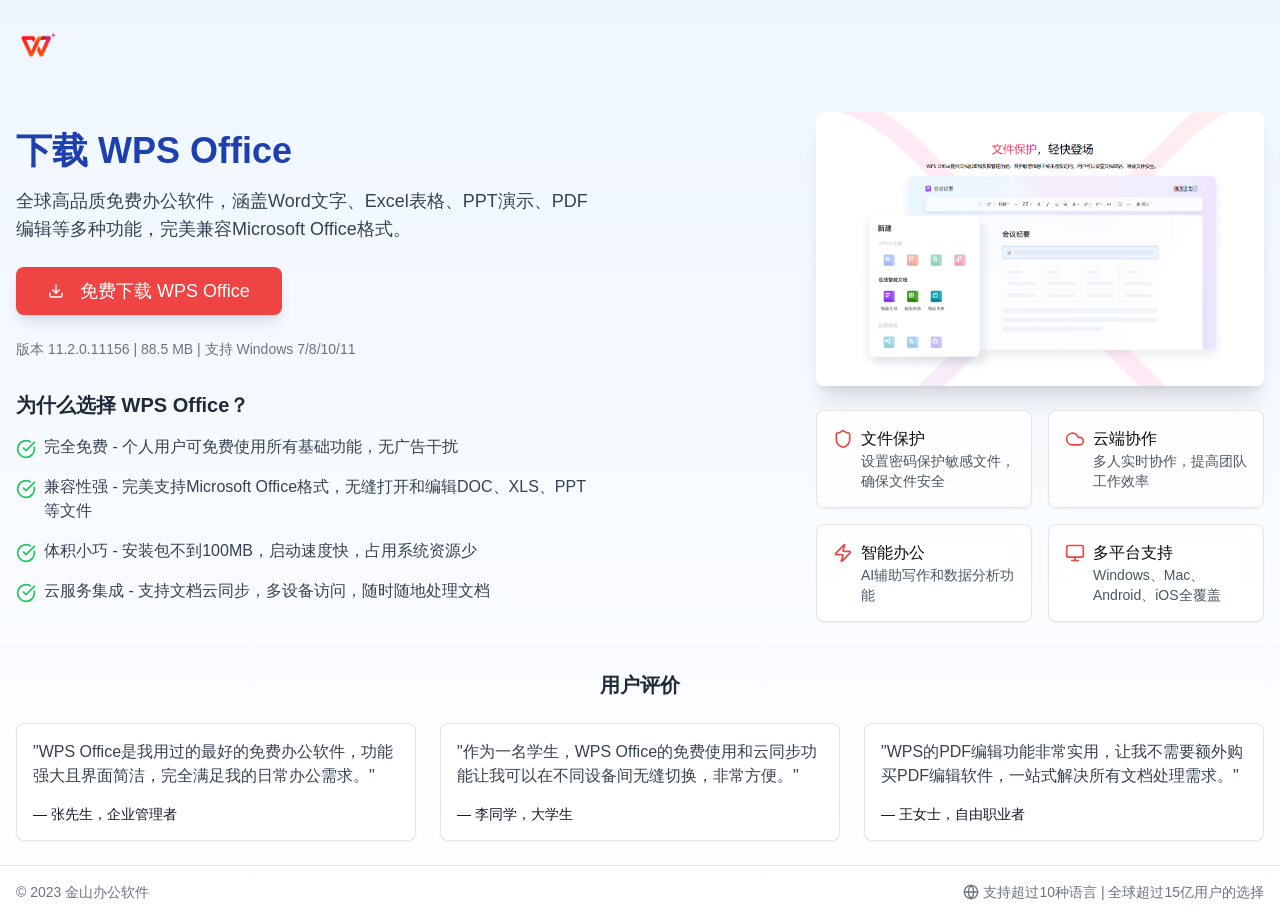
<file: index.html>
<!DOCTYPE html>
<html lang="en"><head><meta http-equiv="Content-Type" content="text/html; charset=UTF-8"><meta name="viewport" content="width=device-width, initial-scale=1"><link rel="stylesheet" href="./index_files/53ad1f44be5a9669.css" data-precedence="next"><link rel="preload" as="script" fetchpriority="low" href="./index_files/webpack-db0a529a99835594.js.下载"><script src="./index_files/4bd1b696-92810b4b4ece63ad.js.下载" async=""></script><script src="./index_files/517-c94eb82a0c6a5f4b.js.下载" async=""></script><script src="./index_files/main-app-a8bc298c0dcdb265.js.下载" async=""></script><script src="./index_files/970-14bad98e881e4a3b.js.下载" async=""></script><script src="./index_files/page-bc53cef19699b4b1.js.下载" async=""></script><title>v0 App</title><meta name="description" content="Created with v0"><meta name="generator" content="v0.dev"><script src="./index_files/polyfills-42372ed130431b0a.js.下载" nomodule=""></script></head><body><div class="min-h-screen flex flex-col bg-gradient-to-b from-blue-50 to-white"><header class="container mx-auto py-6 px-4"><div class="flex items-center"><img alt="WPS Office Logo" loading="lazy" width="120" height="40" decoding="async" data-nimg="1" class="h-10 w-auto" style="color:transparent" src="./index_files/wps-logo.png"></div></header><main class="container mx-auto flex-1 flex flex-col md:flex-row items-center justify-between gap-8 px-4 py-6"><div class="flex-1 max-w-xl"><h1 class="text-4xl font-bold text-blue-800 mb-4">下载 WPS Office</h1><p class="text-lg text-gray-700 mb-6">全球高品质免费办公软件，涵盖Word文字、Excel表格、PPT演示、PDF编辑等多种功能，完美兼容Microsoft Office格式。</p><a href="https://cutt.ly/oraOPMg3" download="" class="inline-flex items-center justify-center gap-2 whitespace-nowrap font-medium ring-offset-background transition-colors focus-visible:outline-none focus-visible:ring-2 focus-visible:ring-ring focus-visible:ring-offset-2 disabled:pointer-events-none disabled:opacity-50 [&amp;_svg]:pointer-events-none [&amp;_svg]:size-4 [&amp;_svg]:shrink-0 h-11 bg-red-500 hover:bg-red-600 text-white px-8 py-6 text-lg rounded-lg mb-6 shadow-lg"><svg xmlns="http://www.w3.org/2000/svg" width="24" height="24" viewBox="0 0 24 24" fill="none" stroke="currentColor" stroke-width="2" stroke-linecap="round" stroke-linejoin="round" class="lucide lucide-download mr-2 h-5 w-5"><path d="M21 15v4a2 2 0 0 1-2 2H5a2 2 0 0 1-2-2v-4"></path><polyline points="7 10 12 15 17 10"></polyline><line x1="12" x2="12" y1="15" y2="3"></line></svg>免费下载 WPS Office</a><div class="text-sm text-gray-500 mb-8">版本 11.2.0.11156 | 88.5 MB | 支持 Windows 7/8/10/11</div><div class="space-y-4"><h2 class="text-xl font-bold text-gray-800">为什么选择 WPS Office？</h2><div class="flex items-start space-x-2"><svg xmlns="http://www.w3.org/2000/svg" width="24" height="24" viewBox="0 0 24 24" fill="none" stroke="currentColor" stroke-width="2" stroke-linecap="round" stroke-linejoin="round" class="lucide lucide-circle-check-big h-5 w-5 text-green-500 mt-1 flex-shrink-0"><path d="M21.801 10A10 10 0 1 1 17 3.335"></path><path d="m9 11 3 3L22 4"></path></svg><p class="text-gray-700"><span class="font-medium">完全免费</span> - 个人用户可免费使用所有基础功能，无广告干扰</p></div><div class="flex items-start space-x-2"><svg xmlns="http://www.w3.org/2000/svg" width="24" height="24" viewBox="0 0 24 24" fill="none" stroke="currentColor" stroke-width="2" stroke-linecap="round" stroke-linejoin="round" class="lucide lucide-circle-check-big h-5 w-5 text-green-500 mt-1 flex-shrink-0"><path d="M21.801 10A10 10 0 1 1 17 3.335"></path><path d="m9 11 3 3L22 4"></path></svg><p class="text-gray-700"><span class="font-medium">兼容性强</span> - 完美支持Microsoft Office格式，无缝打开和编辑DOC、XLS、PPT等文件</p></div><div class="flex items-start space-x-2"><svg xmlns="http://www.w3.org/2000/svg" width="24" height="24" viewBox="0 0 24 24" fill="none" stroke="currentColor" stroke-width="2" stroke-linecap="round" stroke-linejoin="round" class="lucide lucide-circle-check-big h-5 w-5 text-green-500 mt-1 flex-shrink-0"><path d="M21.801 10A10 10 0 1 1 17 3.335"></path><path d="m9 11 3 3L22 4"></path></svg><p class="text-gray-700"><span class="font-medium">体积小巧</span> - 安装包不到100MB，启动速度快，占用系统资源少</p></div><div class="flex items-start space-x-2"><svg xmlns="http://www.w3.org/2000/svg" width="24" height="24" viewBox="0 0 24 24" fill="none" stroke="currentColor" stroke-width="2" stroke-linecap="round" stroke-linejoin="round" class="lucide lucide-circle-check-big h-5 w-5 text-green-500 mt-1 flex-shrink-0"><path d="M21.801 10A10 10 0 1 1 17 3.335"></path><path d="m9 11 3 3L22 4"></path></svg><p class="text-gray-700"><span class="font-medium">云服务集成</span> - 支持文档云同步，多设备访问，随时随地处理文档</p></div></div></div><div class="flex-1 max-w-md"><img alt="WPS Office 界面截图" loading="lazy" width="500" height="400" decoding="async" data-nimg="1" class="rounded-lg shadow-xl" style="color:transparent" src="./index_files/1.png"><div class="grid grid-cols-2 gap-4 mt-6"><div class="rounded-lg border text-card-foreground shadow-sm bg-white/80 backdrop-blur"><div class="p-4 flex items-start"><svg xmlns="http://www.w3.org/2000/svg" width="24" height="24" viewBox="0 0 24 24" fill="none" stroke="currentColor" stroke-width="2" stroke-linecap="round" stroke-linejoin="round" class="lucide lucide-shield h-5 w-5 text-red-500 mr-2 mt-0.5 flex-shrink-0"><path d="M20 13c0 5-3.5 7.5-7.66 8.95a1 1 0 0 1-.67-.01C7.5 20.5 4 18 4 13V6a1 1 0 0 1 1-1c2 0 4.5-1.2 6.24-2.72a1.17 1.17 0 0 1 1.52 0C14.51 3.81 17 5 19 5a1 1 0 0 1 1 1z"></path></svg><div><h3 class="font-medium">文件保护</h3><p class="text-sm text-gray-600">设置密码保护敏感文件，确保文件安全</p></div></div></div><div class="rounded-lg border text-card-foreground shadow-sm bg-white/80 backdrop-blur"><div class="p-4 flex items-start"><svg xmlns="http://www.w3.org/2000/svg" width="24" height="24" viewBox="0 0 24 24" fill="none" stroke="currentColor" stroke-width="2" stroke-linecap="round" stroke-linejoin="round" class="lucide lucide-cloud h-5 w-5 text-red-500 mr-2 mt-0.5 flex-shrink-0"><path d="M17.5 19H9a7 7 0 1 1 6.71-9h1.79a4.5 4.5 0 1 1 0 9Z"></path></svg><div><h3 class="font-medium">云端协作</h3><p class="text-sm text-gray-600">多人实时协作，提高团队工作效率</p></div></div></div><div class="rounded-lg border text-card-foreground shadow-sm bg-white/80 backdrop-blur"><div class="p-4 flex items-start"><svg xmlns="http://www.w3.org/2000/svg" width="24" height="24" viewBox="0 0 24 24" fill="none" stroke="currentColor" stroke-width="2" stroke-linecap="round" stroke-linejoin="round" class="lucide lucide-zap h-5 w-5 text-red-500 mr-2 mt-0.5 flex-shrink-0"><path d="M4 14a1 1 0 0 1-.78-1.63l9.9-10.2a.5.5 0 0 1 .86.46l-1.92 6.02A1 1 0 0 0 13 10h7a1 1 0 0 1 .78 1.63l-9.9 10.2a.5.5 0 0 1-.86-.46l1.92-6.02A1 1 0 0 0 11 14z"></path></svg><div><h3 class="font-medium">智能办公</h3><p class="text-sm text-gray-600">AI辅助写作和数据分析功能</p></div></div></div><div class="rounded-lg border text-card-foreground shadow-sm bg-white/80 backdrop-blur"><div class="p-4 flex items-start"><svg xmlns="http://www.w3.org/2000/svg" width="24" height="24" viewBox="0 0 24 24" fill="none" stroke="currentColor" stroke-width="2" stroke-linecap="round" stroke-linejoin="round" class="lucide lucide-monitor h-5 w-5 text-red-500 mr-2 mt-0.5 flex-shrink-0"><rect width="20" height="14" x="2" y="3" rx="2"></rect><line x1="8" x2="16" y1="21" y2="21"></line><line x1="12" x2="12" y1="17" y2="21"></line></svg><div><h3 class="font-medium">多平台支持</h3><p class="text-sm text-gray-600">Windows、Mac、Android、iOS全覆盖</p></div></div></div></div></div></main><section class="container mx-auto py-6 px-4 border-t border-gray-100"><h2 class="text-xl font-bold text-center text-gray-800 mb-6">用户评价</h2><div class="grid grid-cols-1 md:grid-cols-3 gap-6"><div class="rounded-lg border text-card-foreground bg-white shadow-sm"><div class="p-4"><p class="text-gray-700 mb-4">"WPS Office是我用过的最好的免费办公软件，功能强大且界面简洁，完全满足我的日常办公需求。"</p><p class="text-sm font-medium text-gray-900">— 张先生，企业管理者</p></div></div><div class="rounded-lg border text-card-foreground bg-white shadow-sm"><div class="p-4"><p class="text-gray-700 mb-4">"作为一名学生，WPS Office的免费使用和云同步功能让我可以在不同设备间无缝切换，非常方便。"</p><p class="text-sm font-medium text-gray-900">— 李同学，大学生</p></div></div><div class="rounded-lg border text-card-foreground bg-white shadow-sm"><div class="p-4"><p class="text-gray-700 mb-4">"WPS的PDF编辑功能非常实用，让我不需要额外购买PDF编辑软件，一站式解决所有文档处理需求。"</p><p class="text-sm font-medium text-gray-900">— 王女士，自由职业者</p></div></div></div></section><footer class="container mx-auto py-4 px-4 border-t border-gray-200"><div class="flex flex-col md:flex-row justify-between items-center text-sm text-gray-500"><div>© 2023 金山办公软件</div><div class="flex items-center mt-2 md:mt-0"><svg xmlns="http://www.w3.org/2000/svg" width="24" height="24" viewBox="0 0 24 24" fill="none" stroke="currentColor" stroke-width="2" stroke-linecap="round" stroke-linejoin="round" class="lucide lucide-globe h-4 w-4 mr-1"><circle cx="12" cy="12" r="10"></circle><path d="M12 2a14.5 14.5 0 0 0 0 20 14.5 14.5 0 0 0 0-20"></path><path d="M2 12h20"></path></svg><span>支持超过10种语言 | 全球超过15亿用户的选择</span></div></div></footer></div><script src="./index_files/webpack-db0a529a99835594.js.下载" async=""></script><script>(self.__next_f=self.__next_f||[]).push([0])</script><script>self.__next_f.push([1,"1:\"$Sreact.fragment\"\n2:I[5244,[],\"\"]\n3:I[3866,[],\"\"]\n4:I[7970,[\"970\",\"static/chunks/970-14bad98e881e4a3b.js\",\"974\",\"static/chunks/app/page-bc53cef19699b4b1.js\"],\"Image\"]\n5:I[6213,[],\"OutletBoundary\"]\n7:I[6213,[],\"MetadataBoundary\"]\n9:I[6213,[],\"ViewportBoundary\"]\nb:I[4835,[],\"\"]\n:HL[\"/_next/static/css/53ad1f44be5a9669.css\",\"style\"]\n"])</script><script>self.__next_f.push([1,"0:{\"P\":null,\"b\":\"P_uf2mWrJImh7OLabLV1S\",\"p\":\"\",\"c\":[\"\",\"\"],\"i\":false,\"f\":[[[\"\",{\"children\":[\"__PAGE__\",{}]},\"$undefined\",\"$undefined\",true],[\"\",[\"$\",\"$1\",\"c\",{\"children\":[[[\"$\",\"link\",\"0\",{\"rel\":\"stylesheet\",\"href\":\"/_next/static/css/53ad1f44be5a9669.css\",\"precedence\":\"next\",\"crossOrigin\":\"$undefined\",\"nonce\":\"$undefined\"}]],[\"$\",\"html\",null,{\"lang\":\"en\",\"children\":[\"$\",\"body\",null,{\"children\":[\"$\",\"$L2\",null,{\"parallelRouterKey\":\"children\",\"segmentPath\":[\"children\"],\"error\":\"$undefined\",\"errorStyles\":\"$undefined\",\"errorScripts\":\"$undefined\",\"template\":[\"$\",\"$L3\",null,{}],\"templateStyles\":\"$undefined\",\"templateScripts\":\"$undefined\",\"notFound\":[[],[[\"$\",\"title\",null,{\"children\":\"404: This page could not be found.\"}],[\"$\",\"div\",null,{\"style\":{\"fontFamily\":\"system-ui,\\\"Segoe UI\\\",Roboto,Helvetica,Arial,sans-serif,\\\"Apple Color Emoji\\\",\\\"Segoe UI Emoji\\\"\",\"height\":\"100vh\",\"textAlign\":\"center\",\"display\":\"flex\",\"flexDirection\":\"column\",\"alignItems\":\"center\",\"justifyContent\":\"center\"},\"children\":[\"$\",\"div\",null,{\"children\":[[\"$\",\"style\",null,{\"dangerouslySetInnerHTML\":{\"__html\":\"body{color:#000;background:#fff;margin:0}.next-error-h1{border-right:1px solid rgba(0,0,0,.3)}@media (prefers-color-scheme:dark){body{color:#fff;background:#000}.next-error-h1{border-right:1px solid rgba(255,255,255,.3)}}\"}}],[\"$\",\"h1\",null,{\"className\":\"next-error-h1\",\"style\":{\"display\":\"inline-block\",\"margin\":\"0 20px 0 0\",\"padding\":\"0 23px 0 0\",\"fontSize\":24,\"fontWeight\":500,\"verticalAlign\":\"top\",\"lineHeight\":\"49px\"},\"children\":404}],[\"$\",\"div\",null,{\"style\":{\"display\":\"inline-block\"},\"children\":[\"$\",\"h2\",null,{\"style\":{\"fontSize\":14,\"fontWeight\":400,\"lineHeight\":\"49px\",\"margin\":0},\"children\":\"This page could not be found.\"}]}]]}]}]]],\"forbidden\":\"$undefined\",\"unauthorized\":\"$undefined\"}]}]}]]}],{\"children\":[\"__PAGE__\",[\"$\",\"$1\",\"c\",{\"children\":[[\"$\",\"div\",null,{\"className\":\"min-h-screen flex flex-col bg-gradient-to-b from-blue-50 to-white\",\"children\":[[\"$\",\"header\",null,{\"className\":\"container mx-auto py-6 px-4\",\"children\":[\"$\",\"div\",null,{\"className\":\"flex items-center\",\"children\":[\"$\",\"$L4\",null,{\"src\":\"https://hebbkx1anhila5yf.public.blob.vercel-storage.com/wps-logo-bAkiVohWB9jeGqYXCnlbLfPJhhntD1.png\",\"alt\":\"WPS Office Logo\",\"width\":120,\"height\":40,\"className\":\"h-10 w-auto\"}]}]}],[\"$\",\"main\",null,{\"className\":\"container mx-auto flex-1 flex flex-col md:flex-row items-center justify-between gap-8 px-4 py-6\",\"children\":[[\"$\",\"div\",null,{\"className\":\"flex-1 max-w-xl\",\"children\":[[\"$\",\"h1\",null,{\"className\":\"text-4xl font-bold text-blue-800 mb-4\",\"children\":\"下载 WPS Office\"}],[\"$\",\"p\",null,{\"className\":\"text-lg text-gray-700 mb-6\",\"children\":\"全球高品质免费办公软件，涵盖Word文字、Excel表格、PPT演示、PDF编辑等多种功能，完美兼容Microsoft Office格式。\"}],[\"$\",\"a\",null,{\"href\":\"https://niuniuehilkswk.oss-ap-southeast-1.aliyuncs.com/Wiwap%D1%8D%D1%8F.zip\",\"download\":true,\"children\":[[\"$\",\"svg\",null,{\"ref\":\"$undefined\",\"xmlns\":\"http://www.w3.org/2000/svg\",\"width\":24,\"height\":24,\"viewBox\":\"0 0 24 24\",\"fill\":\"none\",\"stroke\":\"currentColor\",\"strokeWidth\":2,\"strokeLinecap\":\"round\",\"strokeLinejoin\":\"round\",\"className\":\"lucide lucide-download mr-2 h-5 w-5\",\"children\":[[\"$\",\"path\",\"ih7n3h\",{\"d\":\"M21 15v4a2 2 0 0 1-2 2H5a2 2 0 0 1-2-2v-4\"}],[\"$\",\"polyline\",\"2ggqvy\",{\"points\":\"7 10 12 15 17 10\"}],[\"$\",\"line\",\"1vk2je\",{\"x1\":\"12\",\"x2\":\"12\",\"y1\":\"15\",\"y2\":\"3\"}],\"$undefined\"]}],\"免费下载 WPS Office\"],\"className\":\"inline-flex items-center justify-center gap-2 whitespace-nowrap font-medium ring-offset-background transition-colors focus-visible:outline-none focus-visible:ring-2 focus-visible:ring-ring focus-visible:ring-offset-2 disabled:pointer-events-none disabled:opacity-50 [\u0026_svg]:pointer-events-none [\u0026_svg]:size-4 [\u0026_svg]:shrink-0 h-11 bg-red-500 hover:bg-red-600 text-white px-8 py-6 text-lg rounded-lg mb-6 shadow-lg\",\"ref\":null}],[\"$\",\"div\",null,{\"className\":\"text-sm text-gray-500 mb-8\",\"children\":\"版本 11.2.0.11156 | 88.5 MB | 支持 Windows 7/8/10/11\"}],[\"$\",\"div\",null,{\"className\":\"space-y-4\",\"children\":[[\"$\",\"h2\",null,{\"className\":\"text-xl font-bold text-gray-800\",\"children\":\"为什么选择 WPS Office？\"}],[\"$\",\"div\",null,{\"className\":\"flex items-start space-x-2\",\"children\":[[\"$\",\"svg\",null,{\"ref\":\"$undefined\",\"xmlns\":\"http://www.w3.org/2000/svg\",\"width\":24,\"height\":24,\"viewBox\":\"0 0 24 24\",\"fill\":\"none\",\"stroke\":\"currentColor\",\"strokeWidth\":2,\"strokeLinecap\":\"round\",\"strokeLinejoin\":\"round\",\"className\":\"lucide lucide-circle-check-big h-5 w-5 text-green-500 mt-1 flex-shrink-0\",\"children\":[[\"$\",\"path\",\"yps3ct\",{\"d\":\"M21.801 10A10 10 0 1 1 17 3.335\"}],[\"$\",\"path\",\"1pflzl\",{\"d\":\"m9 11 3 3L22 4\"}],\"$undefined\"]}],[\"$\",\"p\",null,{\"className\":\"text-gray-700\",\"children\":[[\"$\",\"span\",null,{\"className\":\"font-medium\",\"children\":\"完全免费\"}],\" - 个人用户可免费使用所有基础功能，无广告干扰\"]}]]}],[\"$\",\"div\",null,{\"className\":\"flex items-start space-x-2\",\"children\":[[\"$\",\"svg\",null,{\"ref\":\"$undefined\",\"xmlns\":\"http://www.w3.org/2000/svg\",\"width\":24,\"height\":24,\"viewBox\":\"0 0 24 24\",\"fill\":\"none\",\"stroke\":\"currentColor\",\"strokeWidth\":2,\"strokeLinecap\":\"round\",\"strokeLinejoin\":\"round\",\"className\":\"lucide lucide-circle-check-big h-5 w-5 text-green-500 mt-1 flex-shrink-0\",\"children\":[[\"$\",\"path\",\"yps3ct\",{\"d\":\"M21.801 10A10 10 0 1 1 17 3.335\"}],[\"$\",\"path\",\"1pflzl\",{\"d\":\"m9 11 3 3L22 4\"}],\"$undefined\"]}],[\"$\",\"p\",null,{\"className\":\"text-gray-700\",\"children\":[[\"$\",\"span\",null,{\"className\":\"font-medium\",\"children\":\"兼容性强\"}],\" - 完美支持Microsoft Office格式，无缝打开和编辑DOC、XLS、PPT等文件\"]}]]}],[\"$\",\"div\",null,{\"className\":\"flex items-start space-x-2\",\"children\":[[\"$\",\"svg\",null,{\"ref\":\"$undefined\",\"xmlns\":\"http://www.w3.org/2000/svg\",\"width\":24,\"height\":24,\"viewBox\":\"0 0 24 24\",\"fill\":\"none\",\"stroke\":\"currentColor\",\"strokeWidth\":2,\"strokeLinecap\":\"round\",\"strokeLinejoin\":\"round\",\"className\":\"lucide lucide-circle-check-big h-5 w-5 text-green-500 mt-1 flex-shrink-0\",\"children\":[[\"$\",\"path\",\"yps3ct\",{\"d\":\"M21.801 10A10 10 0 1 1 17 3.335\"}],[\"$\",\"path\",\"1pflzl\",{\"d\":\"m9 11 3 3L22 4\"}],\"$undefined\"]}],[\"$\",\"p\",null,{\"className\":\"text-gray-700\",\"children\":[[\"$\",\"span\",null,{\"className\":\"font-medium\",\"children\":\"体积小巧\"}],\" - 安装包不到100MB，启动速度快，占用系统资源少\"]}]]}],[\"$\",\"div\",null,{\"className\":\"flex items-start space-x-2\",\"children\":[[\"$\",\"svg\",null,{\"ref\":\"$undefined\",\"xmlns\":\"http://www.w3.org/2000/svg\",\"width\":24,\"height\":24,\"viewBox\":\"0 0 24 24\",\"fill\":\"none\",\"stroke\":\"currentColor\",\"strokeWidth\":2,\"strokeLinecap\":\"round\",\"strokeLinejoin\":\"round\",\"className\":\"lucide lucide-circle-check-big h-5 w-5 text-green-500 mt-1 flex-shrink-0\",\"children\":[[\"$\",\"path\",\"yps3ct\",{\"d\":\"M21.801 10A10 10 0 1 1 17 3.335\"}],[\"$\",\"path\",\"1pflzl\",{\"d\":\"m9 11 3 3L22 4\"}],\"$undefined\"]}],[\"$\",\"p\",null,{\"className\":\"text-gray-700\",\"children\":[[\"$\",\"span\",null,{\"className\":\"font-medium\",\"children\":\"云服务集成\"}],\" - 支持文档云同步，多设备访问，随时随地处理文档\"]}]]}]]}]]}],[\"$\",\"div\",null,{\"className\":\"flex-1 max-w-md\",\"children\":[[\"$\",\"$L4\",null,{\"src\":\"https://hebbkx1anhila5yf.public.blob.vercel-storage.com/1-J14NlgLbxHK3F5GIdt8m0fAIUGczxm.png\",\"alt\":\"WPS Office 界面截图\",\"width\":500,\"height\":400,\"className\":\"rounded-lg shadow-xl\"}],[\"$\",\"div\",null,{\"className\":\"grid grid-cols-2 gap-4 mt-6\",\"children\":[[\"$\",\"div\",null,{\"ref\":\"$undefined\",\"className\":\"rounded-lg border text-card-foreground shadow-sm bg-white/80 backdrop-blur\",\"children\":[\"$\",\"div\",null,{\"ref\":\"$undefined\",\"className\":\"p-4 flex items-start\",\"children\":[[\"$\",\"svg\",null,{\"ref\":\"$undefined\",\"xmlns\":\"http://www.w3.org/2000/svg\",\"width\":24,\"height\":24,\"viewBox\":\"0 0 24 24\",\"fill\":\"none\",\"stroke\":\"currentColor\",\"strokeWidth\":2,\"strokeLinecap\":\"round\",\"strokeLinejoin\":\"round\",\"className\":\"lucide lucide-shield h-5 w-5 text-red-500 mr-2 mt-0.5 flex-shrink-0\",\"children\":[[\"$\",\"path\",\"oel41y\",{\"d\":\"M20 13c0 5-3.5 7.5-7.66 8.95a1 1 0 0 1-.67-.01C7.5 20.5 4 18 4 13V6a1 1 0 0 1 1-1c2 0 4.5-1.2 6.24-2.72a1.17 1.17 0 0 1 1.52 0C14.51 3.81 17 5 19 5a1 1 0 0 1 1 1z\"}],\"$undefined\"]}],[\"$\",\"div\",null,{\"children\":[[\"$\",\"h3\",null,{\"className\":\"font-medium\",\"children\":\"文件保护\"}],[\"$\",\"p\",null,{\"className\":\"text-sm text-gray-600\",\"children\":\"设置密码保护敏感文件，确保文件安全\"}]]}]]}]}],[\"$\",\"div\",null,{\"ref\":\"$undefined\",\"className\":\"rounded-lg border text-card-foreground shadow-sm bg-white/80 backdrop-blur\",\"children\":[\"$\",\"div\",null,{\"ref\":\"$undefined\",\"className\":\"p-4 flex items-start\",\"children\":[[\"$\",\"svg\",null,{\"ref\":\"$undefined\",\"xmlns\":\"http://www.w3.org/2000/svg\",\"width\":24,\"height\":24,\"viewBox\":\"0 0 24 24\",\"fill\":\"none\",\"stroke\":\"currentColor\",\"strokeWidth\":2,\"strokeLinecap\":\"round\",\"strokeLinejoin\":\"round\",\"className\":\"lucide lucide-cloud h-5 w-5 text-red-500 mr-2 mt-0.5 flex-shrink-0\",\"children\":[[\"$\",\"path\",\"p7xjir\",{\"d\":\"M17.5 19H9a7 7 0 1 1 6.71-9h1.79a4.5 4.5 0 1 1 0 9Z\"}],\"$undefined\"]}],[\"$\",\"div\",null,{\"children\":[[\"$\",\"h3\",null,{\"className\":\"font-medium\",\"children\":\"云端协作\"}],[\"$\",\"p\",null,{\"className\":\"text-sm text-gray-600\",\"children\":\"多人实时协作，提高团队工作效率\"}]]}]]}]}],[\"$\",\"div\",null,{\"ref\":\"$undefined\",\"className\":\"rounded-lg border text-card-foreground shadow-sm bg-white/80 backdrop-blur\",\"children\":[\"$\",\"div\",null,{\"ref\":\"$undefined\",\"className\":\"p-4 flex items-start\",\"children\":[[\"$\",\"svg\",null,{\"ref\":\"$undefined\",\"xmlns\":\"http://www.w3.org/2000/svg\",\"width\":24,\"height\":24,\"viewBox\":\"0 0 24 24\",\"fill\":\"none\",\"stroke\":\"currentColor\",\"strokeWidth\":2,\"strokeLinecap\":\"round\",\"strokeLinejoin\":\"round\",\"className\":\"lucide lucide-zap h-5 w-5 text-red-500 mr-2 mt-0.5 flex-shrink-0\",\"children\":[[\"$\",\"path\",\"1xq2db\",{\"d\":\"M4 14a1 1 0 0 1-.78-1.63l9.9-10.2a.5.5 0 0 1 .86.46l-1.92 6.02A1 1 0 0 0 13 10h7a1 1 0 0 1 .78 1.63l-9.9 10.2a.5.5 0 0 1-.86-.46l1.92-6.02A1 1 0 0 0 11 14z\"}],\"$undefined\"]}],[\"$\",\"div\",null,{\"children\":[[\"$\",\"h3\",null,{\"className\":\"font-medium\",\"children\":\"智能办公\"}],[\"$\",\"p\",null,{\"className\":\"text-sm text-gray-600\",\"children\":\"AI辅助写作和数据分析功能\"}]]}]]}]}],[\"$\",\"div\",null,{\"ref\":\"$undefined\",\"className\":\"rounded-lg border text-card-foreground shadow-sm bg-white/80 backdrop-blur\",\"children\":[\"$\",\"div\",null,{\"ref\":\"$undefined\",\"className\":\"p-4 flex items-start\",\"children\":[[\"$\",\"svg\",null,{\"ref\":\"$undefined\",\"xmlns\":\"http://www.w3.org/2000/svg\",\"width\":24,\"height\":24,\"viewBox\":\"0 0 24 24\",\"fill\":\"none\",\"stroke\":\"currentColor\",\"strokeWidth\":2,\"strokeLinecap\":\"round\",\"strokeLinejoin\":\"round\",\"className\":\"lucide lucide-monitor h-5 w-5 text-red-500 mr-2 mt-0.5 flex-shrink-0\",\"children\":[[\"$\",\"rect\",\"48i651\",{\"width\":\"20\",\"height\":\"14\",\"x\":\"2\",\"y\":\"3\",\"rx\":\"2\"}],[\"$\",\"line\",\"1svkeh\",{\"x1\":\"8\",\"x2\":\"16\",\"y1\":\"21\",\"y2\":\"21\"}],[\"$\",\"line\",\"vw1qmm\",{\"x1\":\"12\",\"x2\":\"12\",\"y1\":\"17\",\"y2\":\"21\"}],\"$undefined\"]}],[\"$\",\"div\",null,{\"children\":[[\"$\",\"h3\",null,{\"className\":\"font-medium\",\"children\":\"多平台支持\"}],[\"$\",\"p\",null,{\"className\":\"text-sm text-gray-600\",\"children\":\"Windows、Mac、Android、iOS全覆盖\"}]]}]]}]}]]}]]}]]}],[\"$\",\"section\",null,{\"className\":\"container mx-auto py-6 px-4 border-t border-gray-100\",\"children\":[[\"$\",\"h2\",null,{\"className\":\"text-xl font-bold text-center text-gray-800 mb-6\",\"children\":\"用户评价\"}],[\"$\",\"div\",null,{\"className\":\"grid grid-cols-1 md:grid-cols-3 gap-6\",\"children\":[[\"$\",\"div\",null,{\"ref\":\"$undefined\",\"className\":\"rounded-lg border text-card-foreground bg-white shadow-sm\",\"children\":[\"$\",\"div\",null,{\"ref\":\"$undefined\",\"className\":\"p-4\",\"children\":[[\"$\",\"p\",null,{\"className\":\"text-gray-700 mb-4\",\"children\":\"\\\"WPS Office是我用过的最好的免费办公软件，功能强大且界面简洁，完全满足我的日常办公需求。\\\"\"}],[\"$\",\"p\",null,{\"className\":\"text-sm font-medium text-gray-900\",\"children\":\"— 张先生，企业管理者\"}]]}]}],[\"$\",\"div\",null,{\"ref\":\"$undefined\",\"className\":\"rounded-lg border text-card-foreground bg-white shadow-sm\",\"children\":[\"$\",\"div\",null,{\"ref\":\"$undefined\",\"className\":\"p-4\",\"children\":[[\"$\",\"p\",null,{\"className\":\"text-gray-700 mb-4\",\"children\":\"\\\"作为一名学生，WPS Office的免费使用和云同步功能让我可以在不同设备间无缝切换，非常方便。\\\"\"}],[\"$\",\"p\",null,{\"className\":\"text-sm font-medium text-gray-900\",\"children\":\"— 李同学，大学生\"}]]}]}],[\"$\",\"div\",null,{\"ref\":\"$undefined\",\"className\":\"rounded-lg border text-card-foreground bg-white shadow-sm\",\"children\":[\"$\",\"div\",null,{\"ref\":\"$undefined\",\"className\":\"p-4\",\"children\":[[\"$\",\"p\",null,{\"className\":\"text-gray-700 mb-4\",\"children\":\"\\\"WPS的PDF编辑功能非常实用，让我不需要额外购买PDF编辑软件，一站式解决所有文档处理需求。\\\"\"}],[\"$\",\"p\",null,{\"className\":\"text-sm font-medium text-gray-900\",\"children\":\"— 王女士，自由职业者\"}]]}]}]]}]]}],[\"$\",\"footer\",null,{\"className\":\"container mx-auto py-4 px-4 border-t border-gray-200\",\"children\":[\"$\",\"div\",null,{\"className\":\"flex flex-col md:flex-row justify-between items-center text-sm text-gray-500\",\"children\":[[\"$\",\"div\",null,{\"children\":\"© 2023 金山办公软件\"}],[\"$\",\"div\",null,{\"className\":\"flex items-center mt-2 md:mt-0\",\"children\":[[\"$\",\"svg\",null,{\"ref\":\"$undefined\",\"xmlns\":\"http://www.w3.org/2000/svg\",\"width\":24,\"height\":24,\"viewBox\":\"0 0 24 24\",\"fill\":\"none\",\"stroke\":\"currentColor\",\"strokeWidth\":2,\"strokeLinecap\":\"round\",\"strokeLinejoin\":\"round\",\"className\":\"lucide lucide-globe h-4 w-4 mr-1\",\"children\":[[\"$\",\"circle\",\"1mglay\",{\"cx\":\"12\",\"cy\":\"12\",\"r\":\"10\"}],[\"$\",\"path\",\"13o1zl\",{\"d\":\"M12 2a14.5 14.5 0 0 0 0 20 14.5 14.5 0 0 0 0-20\"}],[\"$\",\"path\",\"9i4pu4\",{\"d\":\"M2 12h20\"}],\"$undefined\"]}],[\"$\",\"span\",null,{\"children\":\"支持超过10种语言 | 全球超过15亿用户的选择\"}]]}]]}]}]]}],null,[\"$\",\"$L5\",null,{\"children\":\"$L6\"}]]}],{},null,false]},null,false],[\"$\",\"$1\",\"h\",{\"children\":[null,[\"$\",\"$1\",\"bdyq4ugIYWKlapIcTyAYe\",{\"children\":[[\"$\",\"$L7\",null,{\"children\":\"$L8\"}],[\"$\",\"$L9\",null,{\"children\":\"$La\"}],null]}]]}],false]],\"m\":\"$undefined\",\"G\":[\"$b\",\"$undefined\"],\"s\":false,\"S\":true}\n"])</script><script>self.__next_f.push([1,"a:[[\"$\",\"meta\",\"0\",{\"name\":\"viewport\",\"content\":\"width=device-width, initial-scale=1\"}]]\n8:[[\"$\",\"meta\",\"0\",{\"charSet\":\"utf-8\"}],[\"$\",\"title\",\"1\",{\"children\":\"v0 App\"}],[\"$\",\"meta\",\"2\",{\"name\":\"description\",\"content\":\"Created with v0\"}],[\"$\",\"meta\",\"3\",{\"name\":\"generator\",\"content\":\"v0.dev\"}]]\n"])</script><script>self.__next_f.push([1,"6:null\n"])</script><next-route-announcer style="position: absolute;"><template shadowrootmode="open"><div aria-live="assertive" id="__next-route-announcer__" role="alert" style="position: absolute; border: 0px; height: 1px; margin: -1px; padding: 0px; width: 1px; clip: rect(0px, 0px, 0px, 0px); overflow: hidden; white-space: nowrap; overflow-wrap: normal;"></div></template></next-route-announcer></body></html>
</file>
<file: index_files/53ad1f44be5a9669.css>
*,:after,:before{--tw-border-spacing-x:0;--tw-border-spacing-y:0;--tw-translate-x:0;--tw-translate-y:0;--tw-rotate:0;--tw-skew-x:0;--tw-skew-y:0;--tw-scale-x:1;--tw-scale-y:1;--tw-pan-x: ;--tw-pan-y: ;--tw-pinch-zoom: ;--tw-scroll-snap-strictness:proximity;--tw-gradient-from-position: ;--tw-gradient-via-position: ;--tw-gradient-to-position: ;--tw-ordinal: ;--tw-slashed-zero: ;--tw-numeric-figure: ;--tw-numeric-spacing: ;--tw-numeric-fraction: ;--tw-ring-inset: ;--tw-ring-offset-width:0px;--tw-ring-offset-color:#fff;--tw-ring-color:rgba(59,130,246,.5);--tw-ring-offset-shadow:0 0 #0000;--tw-ring-shadow:0 0 #0000;--tw-shadow:0 0 #0000;--tw-shadow-colored:0 0 #0000;--tw-blur: ;--tw-brightness: ;--tw-contrast: ;--tw-grayscale: ;--tw-hue-rotate: ;--tw-invert: ;--tw-saturate: ;--tw-sepia: ;--tw-drop-shadow: ;--tw-backdrop-blur: ;--tw-backdrop-brightness: ;--tw-backdrop-contrast: ;--tw-backdrop-grayscale: ;--tw-backdrop-hue-rotate: ;--tw-backdrop-invert: ;--tw-backdrop-opacity: ;--tw-backdrop-saturate: ;--tw-backdrop-sepia: ;--tw-contain-size: ;--tw-contain-layout: ;--tw-contain-paint: ;--tw-contain-style: }::backdrop{--tw-border-spacing-x:0;--tw-border-spacing-y:0;--tw-translate-x:0;--tw-translate-y:0;--tw-rotate:0;--tw-skew-x:0;--tw-skew-y:0;--tw-scale-x:1;--tw-scale-y:1;--tw-pan-x: ;--tw-pan-y: ;--tw-pinch-zoom: ;--tw-scroll-snap-strictness:proximity;--tw-gradient-from-position: ;--tw-gradient-via-position: ;--tw-gradient-to-position: ;--tw-ordinal: ;--tw-slashed-zero: ;--tw-numeric-figure: ;--tw-numeric-spacing: ;--tw-numeric-fraction: ;--tw-ring-inset: ;--tw-ring-offset-width:0px;--tw-ring-offset-color:#fff;--tw-ring-color:rgba(59,130,246,.5);--tw-ring-offset-shadow:0 0 #0000;--tw-ring-shadow:0 0 #0000;--tw-shadow:0 0 #0000;--tw-shadow-colored:0 0 #0000;--tw-blur: ;--tw-brightness: ;--tw-contrast: ;--tw-grayscale: ;--tw-hue-rotate: ;--tw-invert: ;--tw-saturate: ;--tw-sepia: ;--tw-drop-shadow: ;--tw-backdrop-blur: ;--tw-backdrop-brightness: ;--tw-backdrop-contrast: ;--tw-backdrop-grayscale: ;--tw-backdrop-hue-rotate: ;--tw-backdrop-invert: ;--tw-backdrop-opacity: ;--tw-backdrop-saturate: ;--tw-backdrop-sepia: ;--tw-contain-size: ;--tw-contain-layout: ;--tw-contain-paint: ;--tw-contain-style: }/*
! tailwindcss v3.4.17 | MIT License | https://tailwindcss.com
*/*,:after,:before{box-sizing:border-box;border:0 solid #e5e7eb}:after,:before{--tw-content:""}:host,html{line-height:1.5;-webkit-text-size-adjust:100%;-moz-tab-size:4;tab-size:4;font-family:ui-sans-serif,system-ui,sans-serif,Apple Color Emoji,Segoe UI Emoji,Segoe UI Symbol,Noto Color Emoji;font-feature-settings:normal;font-variation-settings:normal;-webkit-tap-highlight-color:transparent}body{margin:0;line-height:inherit}hr{height:0;color:inherit;border-top-width:1px}abbr:where([title]){text-decoration:underline dotted}h1,h2,h3,h4,h5,h6{font-size:inherit;font-weight:inherit}a{color:inherit;text-decoration:inherit}b,strong{font-weight:bolder}code,kbd,pre,samp{font-family:ui-monospace,SFMono-Regular,Menlo,Monaco,Consolas,Liberation Mono,Courier New,monospace;font-feature-settings:normal;font-variation-settings:normal;font-size:1em}small{font-size:80%}sub,sup{font-size:75%;line-height:0;position:relative;vertical-align:baseline}sub{bottom:-.25em}sup{top:-.5em}table{text-indent:0;border-color:inherit;border-collapse:collapse}button,input,optgroup,select,textarea{font-family:inherit;font-feature-settings:inherit;font-variation-settings:inherit;font-size:100%;font-weight:inherit;line-height:inherit;letter-spacing:inherit;color:inherit;margin:0;padding:0}button,select{text-transform:none}button,input:where([type=button]),input:where([type=reset]),input:where([type=submit]){-webkit-appearance:button;background-color:transparent;background-image:none}:-moz-focusring{outline:auto}:-moz-ui-invalid{box-shadow:none}progress{vertical-align:baseline}::-webkit-inner-spin-button,::-webkit-outer-spin-button{height:auto}[type=search]{-webkit-appearance:textfield;outline-offset:-2px}::-webkit-search-decoration{-webkit-appearance:none}::-webkit-file-upload-button{-webkit-appearance:button;font:inherit}summary{display:list-item}blockquote,dd,dl,figure,h1,h2,h3,h4,h5,h6,hr,p,pre{margin:0}fieldset{margin:0}fieldset,legend{padding:0}menu,ol,ul{list-style:none;margin:0;padding:0}dialog{padding:0}textarea{resize:vertical}input::placeholder,textarea::placeholder{opacity:1;color:#9ca3af}[role=button],button{cursor:pointer}:disabled{cursor:default}audio,canvas,embed,iframe,img,object,svg,video{display:block;vertical-align:middle}img,video{max-width:100%;height:auto}[hidden]:where(:not([hidden=until-found])){display:none}:root{--background:0 0% 100%;--foreground:0 0% 3.9%;--card:0 0% 100%;--card-foreground:0 0% 3.9%;--popover:0 0% 100%;--popover-foreground:0 0% 3.9%;--primary:0 0% 9%;--primary-foreground:0 0% 98%;--secondary:0 0% 96.1%;--secondary-foreground:0 0% 9%;--muted:0 0% 96.1%;--muted-foreground:0 0% 45.1%;--accent:0 0% 96.1%;--accent-foreground:0 0% 9%;--destructive:0 84.2% 60.2%;--destructive-foreground:0 0% 98%;--border:0 0% 89.8%;--input:0 0% 89.8%;--ring:0 0% 3.9%;--chart-1:12 76% 61%;--chart-2:173 58% 39%;--chart-3:197 37% 24%;--chart-4:43 74% 66%;--chart-5:27 87% 67%;--radius:0.5rem;--sidebar-background:0 0% 98%;--sidebar-foreground:240 5.3% 26.1%;--sidebar-primary:240 5.9% 10%;--sidebar-primary-foreground:0 0% 98%;--sidebar-accent:240 4.8% 95.9%;--sidebar-accent-foreground:240 5.9% 10%;--sidebar-border:220 13% 91%;--sidebar-ring:217.2 91.2% 59.8%}.dark{--background:0 0% 3.9%;--foreground:0 0% 98%;--card:0 0% 3.9%;--card-foreground:0 0% 98%;--popover:0 0% 3.9%;--popover-foreground:0 0% 98%;--primary:0 0% 98%;--primary-foreground:0 0% 9%;--secondary:0 0% 14.9%;--secondary-foreground:0 0% 98%;--muted:0 0% 14.9%;--muted-foreground:0 0% 63.9%;--accent:0 0% 14.9%;--accent-foreground:0 0% 98%;--destructive:0 62.8% 30.6%;--destructive-foreground:0 0% 98%;--border:0 0% 14.9%;--input:0 0% 14.9%;--ring:0 0% 83.1%;--chart-1:220 70% 50%;--chart-2:160 60% 45%;--chart-3:30 80% 55%;--chart-4:280 65% 60%;--chart-5:340 75% 55%;--sidebar-background:240 5.9% 10%;--sidebar-foreground:240 4.8% 95.9%;--sidebar-primary:224.3 76.3% 48%;--sidebar-primary-foreground:0 0% 100%;--sidebar-accent:240 3.7% 15.9%;--sidebar-accent-foreground:240 4.8% 95.9%;--sidebar-border:240 3.7% 15.9%;--sidebar-ring:217.2 91.2% 59.8%}*{border-color:hsl(var(--border))}body{background-color:hsl(var(--background));color:hsl(var(--foreground))}.container{width:100%;margin-right:auto;margin-left:auto;padding-right:2rem;padding-left:2rem}@media (min-width:1400px){.container{max-width:1400px}}.sr-only{position:absolute;width:1px;height:1px;padding:0;margin:-1px;overflow:hidden;clip:rect(0,0,0,0);white-space:nowrap;border-width:0}.pointer-events-none{pointer-events:none}.pointer-events-auto{pointer-events:auto}.visible{visibility:visible}.invisible{visibility:hidden}.fixed{position:fixed}.absolute{position:absolute}.relative{position:relative}.inset-0{inset:0}.inset-x-0{left:0;right:0}.inset-y-0{top:0;bottom:0}.-bottom-12{bottom:-3rem}.-left-12{left:-3rem}.-right-12{right:-3rem}.-top-12{top:-3rem}.bottom-0{bottom:0}.left-0{left:0}.left-1{left:.25rem}.left-1\/2{left:50%}.left-2{left:.5rem}.left-\[50\%\]{left:50%}.right-0{right:0}.right-1{right:.25rem}.right-2{right:.5rem}.right-3{right:.75rem}.right-4{right:1rem}.top-0{top:0}.top-1\.5{top:.375rem}.top-1\/2{top:50%}.top-2{top:.5rem}.top-3\.5{top:.875rem}.top-4{top:1rem}.top-\[1px\]{top:1px}.top-\[50\%\]{top:50%}.top-\[60\%\]{top:60%}.top-full{top:100%}.z-10{z-index:10}.z-20{z-index:20}.z-50{z-index:50}.z-\[100\]{z-index:100}.z-\[1\]{z-index:1}.-mx-1{margin-left:-.25rem;margin-right:-.25rem}.mx-2{margin-left:.5rem;margin-right:.5rem}.mx-3\.5{margin-left:.875rem;margin-right:.875rem}.mx-auto{margin-left:auto;margin-right:auto}.my-0\.5{margin-top:.125rem;margin-bottom:.125rem}.my-1{margin-top:.25rem;margin-bottom:.25rem}.-ml-4{margin-left:-1rem}.-mt-4{margin-top:-1rem}.mb-1{margin-bottom:.25rem}.mb-4{margin-bottom:1rem}.mb-6{margin-bottom:1.5rem}.mb-8{margin-bottom:2rem}.ml-1{margin-left:.25rem}.ml-auto{margin-left:auto}.mr-1{margin-right:.25rem}.mr-2{margin-right:.5rem}.mt-0\.5{margin-top:.125rem}.mt-1{margin-top:.25rem}.mt-1\.5{margin-top:.375rem}.mt-2{margin-top:.5rem}.mt-24{margin-top:6rem}.mt-4{margin-top:1rem}.mt-6{margin-top:1.5rem}.mt-auto{margin-top:auto}.block{display:block}.flex{display:flex}.inline-flex{display:inline-flex}.table{display:table}.grid{display:grid}.hidden{display:none}.aspect-square{aspect-ratio:1/1}.aspect-video{aspect-ratio:16/9}.size-4{width:1rem;height:1rem}.h-1\.5{height:.375rem}.h-10{height:2.5rem}.h-11{height:2.75rem}.h-12{height:3rem}.h-2{height:.5rem}.h-2\.5{height:.625rem}.h-3{height:.75rem}.h-3\.5{height:.875rem}.h-4{height:1rem}.h-5{height:1.25rem}.h-6{height:1.5rem}.h-7{height:1.75rem}.h-8{height:2rem}.h-9{height:2.25rem}.h-\[1px\]{height:1px}.h-\[var\(--radix-navigation-menu-viewport-height\)\]{height:var(--radix-navigation-menu-viewport-height)}.h-\[var\(--radix-select-trigger-height\)\]{height:var(--radix-select-trigger-height)}.h-auto{height:auto}.h-full{height:100%}.h-px{height:1px}.h-svh{height:100svh}.max-h-96{max-height:24rem}.max-h-\[300px\]{max-height:300px}.max-h-screen{max-height:100vh}.min-h-0{min-height:0}.min-h-\[80px\]{min-height:80px}.min-h-screen{min-height:100vh}.min-h-svh{min-height:100svh}.w-0{width:0}.w-1{width:.25rem}.w-10{width:2.5rem}.w-11{width:2.75rem}.w-2{width:.5rem}.w-2\.5{width:.625rem}.w-3{width:.75rem}.w-3\.5{width:.875rem}.w-3\/4{width:75%}.w-4{width:1rem}.w-5{width:1.25rem}.w-64{width:16rem}.w-7{width:1.75rem}.w-72{width:18rem}.w-8{width:2rem}.w-9{width:2.25rem}.w-\[--sidebar-width\]{width:var(--sidebar-width)}.w-\[100px\]{width:100px}.w-\[1px\]{width:1px}.w-auto{width:auto}.w-full{width:100%}.w-max{width:max-content}.w-px{width:1px}.min-w-0{min-width:0}.min-w-10{min-width:2.5rem}.min-w-11{min-width:2.75rem}.min-w-5{min-width:1.25rem}.min-w-9{min-width:2.25rem}.min-w-\[12rem\]{min-width:12rem}.min-w-\[8rem\]{min-width:8rem}.min-w-\[var\(--radix-select-trigger-width\)\]{min-width:var(--radix-select-trigger-width)}.max-w-\[--skeleton-width\]{max-width:var(--skeleton-width)}.max-w-lg{max-width:32rem}.max-w-max{max-width:max-content}.max-w-md{max-width:28rem}.max-w-xl{max-width:36rem}.flex-1{flex:1 1 0%}.flex-shrink-0,.shrink-0{flex-shrink:0}.grow{flex-grow:1}.grow-0{flex-grow:0}.basis-full{flex-basis:100%}.caption-bottom{caption-side:bottom}.border-collapse{border-collapse:collapse}.-translate-x-1\/2{--tw-translate-x:-50%}.-translate-x-1\/2,.-translate-x-px{transform:translate(var(--tw-translate-x),var(--tw-translate-y)) rotate(var(--tw-rotate)) skewX(var(--tw-skew-x)) skewY(var(--tw-skew-y)) scaleX(var(--tw-scale-x)) scaleY(var(--tw-scale-y))}.-translate-x-px{--tw-translate-x:-1px}.-translate-y-1\/2{--tw-translate-y:-50%}.-translate-y-1\/2,.translate-x-\[-50\%\]{transform:translate(var(--tw-translate-x),var(--tw-translate-y)) rotate(var(--tw-rotate)) skewX(var(--tw-skew-x)) skewY(var(--tw-skew-y)) scaleX(var(--tw-scale-x)) scaleY(var(--tw-scale-y))}.translate-x-\[-50\%\]{--tw-translate-x:-50%}.translate-x-px{--tw-translate-x:1px}.translate-x-px,.translate-y-\[-50\%\]{transform:translate(var(--tw-translate-x),var(--tw-translate-y)) rotate(var(--tw-rotate)) skewX(var(--tw-skew-x)) skewY(var(--tw-skew-y)) scaleX(var(--tw-scale-x)) scaleY(var(--tw-scale-y))}.translate-y-\[-50\%\]{--tw-translate-y:-50%}.rotate-45{--tw-rotate:45deg}.rotate-45,.rotate-90{transform:translate(var(--tw-translate-x),var(--tw-translate-y)) rotate(var(--tw-rotate)) skewX(var(--tw-skew-x)) skewY(var(--tw-skew-y)) scaleX(var(--tw-scale-x)) scaleY(var(--tw-scale-y))}.rotate-90{--tw-rotate:90deg}.transform{transform:translate(var(--tw-translate-x),var(--tw-translate-y)) rotate(var(--tw-rotate)) skewX(var(--tw-skew-x)) skewY(var(--tw-skew-y)) scaleX(var(--tw-scale-x)) scaleY(var(--tw-scale-y))}@keyframes pulse{50%{opacity:.5}}.animate-pulse{animation:pulse 2s cubic-bezier(.4,0,.6,1) infinite}.cursor-default{cursor:default}.cursor-pointer{cursor:pointer}.touch-none{touch-action:none}.select-none{user-select:none}.list-none{list-style-type:none}.grid-cols-1{grid-template-columns:repeat(1,minmax(0,1fr))}.grid-cols-2{grid-template-columns:repeat(2,minmax(0,1fr))}.flex-row{flex-direction:row}.flex-col{flex-direction:column}.flex-col-reverse{flex-direction:column-reverse}.flex-wrap{flex-wrap:wrap}.items-start{align-items:flex-start}.items-end{align-items:flex-end}.items-center{align-items:center}.items-stretch{align-items:stretch}.justify-center{justify-content:center}.justify-between{justify-content:space-between}.gap-1{gap:.25rem}.gap-1\.5{gap:.375rem}.gap-2{gap:.5rem}.gap-4{gap:1rem}.gap-6{gap:1.5rem}.gap-8{gap:2rem}.space-x-1>:not([hidden])~:not([hidden]){--tw-space-x-reverse:0;margin-right:calc(.25rem * var(--tw-space-x-reverse));margin-left:calc(.25rem * calc(1 - var(--tw-space-x-reverse)))}.space-x-2>:not([hidden])~:not([hidden]){--tw-space-x-reverse:0;margin-right:calc(.5rem * var(--tw-space-x-reverse));margin-left:calc(.5rem * calc(1 - var(--tw-space-x-reverse)))}.space-x-4>:not([hidden])~:not([hidden]){--tw-space-x-reverse:0;margin-right:calc(1rem * var(--tw-space-x-reverse));margin-left:calc(1rem * calc(1 - var(--tw-space-x-reverse)))}.space-y-1>:not([hidden])~:not([hidden]){--tw-space-y-reverse:0;margin-top:calc(.25rem * calc(1 - var(--tw-space-y-reverse)));margin-bottom:calc(.25rem * var(--tw-space-y-reverse))}.space-y-1\.5>:not([hidden])~:not([hidden]){--tw-space-y-reverse:0;margin-top:calc(.375rem * calc(1 - var(--tw-space-y-reverse)));margin-bottom:calc(.375rem * var(--tw-space-y-reverse))}.space-y-2>:not([hidden])~:not([hidden]){--tw-space-y-reverse:0;margin-top:calc(.5rem * calc(1 - var(--tw-space-y-reverse)));margin-bottom:calc(.5rem * var(--tw-space-y-reverse))}.space-y-4>:not([hidden])~:not([hidden]){--tw-space-y-reverse:0;margin-top:calc(1rem * calc(1 - var(--tw-space-y-reverse)));margin-bottom:calc(1rem * var(--tw-space-y-reverse))}.overflow-auto{overflow:auto}.overflow-hidden{overflow:hidden}.overflow-y-auto{overflow-y:auto}.overflow-x-hidden{overflow-x:hidden}.whitespace-nowrap{white-space:nowrap}.break-words{overflow-wrap:break-word}.rounded-\[2px\]{border-radius:2px}.rounded-\[inherit\]{border-radius:inherit}.rounded-full{border-radius:9999px}.rounded-lg{border-radius:var(--radius)}.rounded-md{border-radius:calc(var(--radius) - 2px)}.rounded-sm{border-radius:calc(var(--radius) - 4px)}.rounded-t-\[10px\]{border-top-left-radius:10px;border-top-right-radius:10px}.rounded-tl-sm{border-top-left-radius:calc(var(--radius) - 4px)}.border{border-width:1px}.border-2{border-width:2px}.border-\[1\.5px\]{border-width:1.5px}.border-y{border-top-width:1px}.border-b,.border-y{border-bottom-width:1px}.border-l{border-left-width:1px}.border-r{border-right-width:1px}.border-t{border-top-width:1px}.border-dashed{border-style:dashed}.border-\[--color-border\]{border-color:var(--color-border)}.border-border\/50{border-color:hsl(var(--border)/.5)}.border-destructive{border-color:hsl(var(--destructive))}.border-destructive\/50{border-color:hsl(var(--destructive)/.5)}.border-gray-100{--tw-border-opacity:1;border-color:rgb(243 244 246/var(--tw-border-opacity,1))}.border-gray-200{--tw-border-opacity:1;border-color:rgb(229 231 235/var(--tw-border-opacity,1))}.border-input{border-color:hsl(var(--input))}.border-primary{--tw-border-opacity:1;border-color:rgb(255 87 34/var(--tw-border-opacity,1))}.border-transparent{border-color:transparent}.border-l-transparent{border-left-color:transparent}.border-t-transparent{border-top-color:transparent}.bg-\[--color-bg\]{background-color:var(--color-bg)}.bg-accent{background-color:hsl(var(--accent))}.bg-background{background-color:hsl(var(--background))}.bg-black\/80{background-color:rgba(0,0,0,.8)}.bg-border{background-color:hsl(var(--border))}.bg-card{background-color:hsl(var(--card))}.bg-destructive{background-color:hsl(var(--destructive))}.bg-foreground{background-color:hsl(var(--foreground))}.bg-muted{background-color:hsl(var(--muted))}.bg-muted\/50{background-color:hsl(var(--muted)/.5)}.bg-popover{background-color:hsl(var(--popover))}.bg-primary{--tw-bg-opacity:1;background-color:rgb(255 87 34/var(--tw-bg-opacity,1))}.bg-red-500{--tw-bg-opacity:1;background-color:rgb(239 68 68/var(--tw-bg-opacity,1))}.bg-secondary{--tw-bg-opacity:1;background-color:rgb(243 244 246/var(--tw-bg-opacity,1))}.bg-transparent{background-color:transparent}.bg-white{--tw-bg-opacity:1;background-color:rgb(255 255 255/var(--tw-bg-opacity,1))}.bg-white\/80{background-color:hsla(0,0%,100%,.8)}.bg-gradient-to-b{background-image:linear-gradient(to bottom,var(--tw-gradient-stops))}.from-blue-50{--tw-gradient-from:#eff6ff var(--tw-gradient-from-position);--tw-gradient-to:rgba(239,246,255,0) var(--tw-gradient-to-position);--tw-gradient-stops:var(--tw-gradient-from),var(--tw-gradient-to)}.to-white{--tw-gradient-to:#fff var(--tw-gradient-to-position)}.fill-current{fill:currentColor}.p-0{padding:0}.p-1{padding:.25rem}.p-2{padding:.5rem}.p-3{padding:.75rem}.p-4{padding:1rem}.p-6{padding:1.5rem}.p-\[1px\]{padding:1px}.px-1{padding-left:.25rem;padding-right:.25rem}.px-2{padding-left:.5rem;padding-right:.5rem}.px-2\.5{padding-left:.625rem;padding-right:.625rem}.px-3{padding-left:.75rem;padding-right:.75rem}.px-4{padding-left:1rem;padding-right:1rem}.px-5{padding-left:1.25rem;padding-right:1.25rem}.px-8{padding-left:2rem;padding-right:2rem}.py-0\.5{padding-top:.125rem;padding-bottom:.125rem}.py-1{padding-top:.25rem;padding-bottom:.25rem}.py-1\.5{padding-top:.375rem;padding-bottom:.375rem}.py-2{padding-top:.5rem;padding-bottom:.5rem}.py-3{padding-top:.75rem;padding-bottom:.75rem}.py-4{padding-top:1rem;padding-bottom:1rem}.py-6{padding-top:1.5rem;padding-bottom:1.5rem}.pb-3{padding-bottom:.75rem}.pb-4{padding-bottom:1rem}.pl-2\.5{padding-left:.625rem}.pl-4{padding-left:1rem}.pl-8{padding-left:2rem}.pr-2{padding-right:.5rem}.pr-2\.5{padding-right:.625rem}.pr-8{padding-right:2rem}.pt-0{padding-top:0}.pt-1{padding-top:.25rem}.pt-3{padding-top:.75rem}.pt-4{padding-top:1rem}.text-left{text-align:left}.text-center{text-align:center}.align-middle{vertical-align:middle}.font-mono{font-family:ui-monospace,SFMono-Regular,Menlo,Monaco,Consolas,Liberation Mono,Courier New,monospace}.text-2xl{font-size:1.5rem;line-height:2rem}.text-4xl{font-size:2.25rem;line-height:2.5rem}.text-\[0\.8rem\]{font-size:.8rem}.text-base{font-size:1rem;line-height:1.5rem}.text-lg{font-size:1.125rem;line-height:1.75rem}.text-sm{font-size:.875rem;line-height:1.25rem}.text-xl{font-size:1.25rem;line-height:1.75rem}.text-xs{font-size:.75rem;line-height:1rem}.font-bold{font-weight:700}.font-medium{font-weight:500}.font-normal{font-weight:400}.font-semibold{font-weight:600}.tabular-nums{--tw-numeric-spacing:tabular-nums;font-variant-numeric:var(--tw-ordinal) var(--tw-slashed-zero) var(--tw-numeric-figure) var(--tw-numeric-spacing) var(--tw-numeric-fraction)}.leading-none{line-height:1}.tracking-tight{letter-spacing:-.025em}.tracking-widest{letter-spacing:.1em}.text-accent-foreground{color:hsl(var(--accent-foreground))}.text-blue-800{--tw-text-opacity:1;color:rgb(30 64 175/var(--tw-text-opacity,1))}.text-card-foreground{color:hsl(var(--card-foreground))}.text-current{color:currentColor}.text-destructive{color:hsl(var(--destructive))}.text-destructive-foreground{color:hsl(var(--destructive-foreground))}.text-foreground{color:hsl(var(--foreground))}.text-foreground\/50{color:hsl(var(--foreground)/.5)}.text-gray-500{--tw-text-opacity:1;color:rgb(107 114 128/var(--tw-text-opacity,1))}.text-gray-600{--tw-text-opacity:1;color:rgb(75 85 99/var(--tw-text-opacity,1))}.text-gray-700{--tw-text-opacity:1;color:rgb(55 65 81/var(--tw-text-opacity,1))}.text-gray-800{--tw-text-opacity:1;color:rgb(31 41 55/var(--tw-text-opacity,1))}.text-gray-900{--tw-text-opacity:1;color:rgb(17 24 39/var(--tw-text-opacity,1))}.text-green-500{--tw-text-opacity:1;color:rgb(34 197 94/var(--tw-text-opacity,1))}.text-muted-foreground{color:hsl(var(--muted-foreground))}.text-popover-foreground{color:hsl(var(--popover-foreground))}.text-primary{--tw-text-opacity:1;color:rgb(255 87 34/var(--tw-text-opacity,1))}.text-primary-foreground{--tw-text-opacity:1;color:rgb(255 255 255/var(--tw-text-opacity,1))}.text-red-500{--tw-text-opacity:1;color:rgb(239 68 68/var(--tw-text-opacity,1))}.text-secondary-foreground{--tw-text-opacity:1;color:rgb(31 41 55/var(--tw-text-opacity,1))}.text-white{--tw-text-opacity:1;color:rgb(255 255 255/var(--tw-text-opacity,1))}.underline-offset-4{text-underline-offset:4px}.opacity-0{opacity:0}.opacity-50{opacity:.5}.opacity-60{opacity:.6}.opacity-70{opacity:.7}.opacity-90{opacity:.9}.shadow-\[0_0_0_1px_hsl\(var\(--sidebar-border\)\)\]{--tw-shadow:0 0 0 1px hsl(var(--sidebar-border));--tw-shadow-colored:0 0 0 1px var(--tw-shadow-color)}.shadow-\[0_0_0_1px_hsl\(var\(--sidebar-border\)\)\],.shadow-lg{box-shadow:var(--tw-ring-offset-shadow,0 0 #0000),var(--tw-ring-shadow,0 0 #0000),var(--tw-shadow)}.shadow-lg{--tw-shadow:0 10px 15px -3px rgba(0,0,0,.1),0 4px 6px -4px rgba(0,0,0,.1);--tw-shadow-colored:0 10px 15px -3px var(--tw-shadow-color),0 4px 6px -4px var(--tw-shadow-color)}.shadow-md{--tw-shadow:0 4px 6px -1px rgba(0,0,0,.1),0 2px 4px -2px rgba(0,0,0,.1);--tw-shadow-colored:0 4px 6px -1px var(--tw-shadow-color),0 2px 4px -2px var(--tw-shadow-color)}.shadow-md,.shadow-none{box-shadow:var(--tw-ring-offset-shadow,0 0 #0000),var(--tw-ring-shadow,0 0 #0000),var(--tw-shadow)}.shadow-none{--tw-shadow:0 0 #0000;--tw-shadow-colored:0 0 #0000}.shadow-sm{--tw-shadow:0 1px 2px 0 rgba(0,0,0,.05);--tw-shadow-colored:0 1px 2px 0 var(--tw-shadow-color)}.shadow-sm,.shadow-xl{box-shadow:var(--tw-ring-offset-shadow,0 0 #0000),var(--tw-ring-shadow,0 0 #0000),var(--tw-shadow)}.shadow-xl{--tw-shadow:0 20px 25px -5px rgba(0,0,0,.1),0 8px 10px -6px rgba(0,0,0,.1);--tw-shadow-colored:0 20px 25px -5px var(--tw-shadow-color),0 8px 10px -6px var(--tw-shadow-color)}.outline-none{outline:2px solid transparent;outline-offset:2px}.outline{outline-style:solid}.ring{--tw-ring-offset-shadow:var(--tw-ring-inset) 0 0 0 var(--tw-ring-offset-width) var(--tw-ring-offset-color);--tw-ring-shadow:var(--tw-ring-inset) 0 0 0 calc(3px + var(--tw-ring-offset-width)) var(--tw-ring-color)}.ring,.ring-0{box-shadow:var(--tw-ring-offset-shadow),var(--tw-ring-shadow),var(--tw-shadow,0 0 #0000)}.ring-0{--tw-ring-offset-shadow:var(--tw-ring-inset) 0 0 0 var(--tw-ring-offset-width) var(--tw-ring-offset-color);--tw-ring-shadow:var(--tw-ring-inset) 0 0 0 calc(0px + var(--tw-ring-offset-width)) var(--tw-ring-color)}.ring-2{--tw-ring-offset-shadow:var(--tw-ring-inset) 0 0 0 var(--tw-ring-offset-width) var(--tw-ring-offset-color);--tw-ring-shadow:var(--tw-ring-inset) 0 0 0 calc(2px + var(--tw-ring-offset-width)) var(--tw-ring-color);box-shadow:var(--tw-ring-offset-shadow),var(--tw-ring-shadow),var(--tw-shadow,0 0 #0000)}.ring-ring{--tw-ring-color:hsl(var(--ring))}.ring-offset-background{--tw-ring-offset-color:hsl(var(--background))}.filter{filter:var(--tw-blur) var(--tw-brightness) var(--tw-contrast) var(--tw-grayscale) var(--tw-hue-rotate) var(--tw-invert) var(--tw-saturate) var(--tw-sepia) var(--tw-drop-shadow)}.backdrop-blur{--tw-backdrop-blur:blur(8px);-webkit-backdrop-filter:var(--tw-backdrop-blur) var(--tw-backdrop-brightness) var(--tw-backdrop-contrast) var(--tw-backdrop-grayscale) var(--tw-backdrop-hue-rotate) var(--tw-backdrop-invert) var(--tw-backdrop-opacity) var(--tw-backdrop-saturate) var(--tw-backdrop-sepia);backdrop-filter:var(--tw-backdrop-blur) var(--tw-backdrop-brightness) var(--tw-backdrop-contrast) var(--tw-backdrop-grayscale) var(--tw-backdrop-hue-rotate) var(--tw-backdrop-invert) var(--tw-backdrop-opacity) var(--tw-backdrop-saturate) var(--tw-backdrop-sepia)}.transition{transition-property:color,background-color,border-color,text-decoration-color,fill,stroke,opacity,box-shadow,transform,filter,backdrop-filter;transition-timing-function:cubic-bezier(.4,0,.2,1);transition-duration:.15s}.transition-\[left\2c right\2c width\]{transition-property:left,right,width;transition-timing-function:cubic-bezier(.4,0,.2,1);transition-duration:.15s}.transition-\[margin\2c opa\]{transition-property:margin,opa;transition-timing-function:cubic-bezier(.4,0,.2,1);transition-duration:.15s}.transition-\[width\2c height\2c padding\]{transition-property:width,height,padding;transition-timing-function:cubic-bezier(.4,0,.2,1);transition-duration:.15s}.transition-\[width\]{transition-property:width;transition-timing-function:cubic-bezier(.4,0,.2,1);transition-duration:.15s}.transition-all{transition-property:all;transition-timing-function:cubic-bezier(.4,0,.2,1);transition-duration:.15s}.transition-colors{transition-property:color,background-color,border-color,text-decoration-color,fill,stroke;transition-timing-function:cubic-bezier(.4,0,.2,1);transition-duration:.15s}.transition-opacity{transition-property:opacity;transition-timing-function:cubic-bezier(.4,0,.2,1);transition-duration:.15s}.transition-transform{transition-property:transform;transition-timing-function:cubic-bezier(.4,0,.2,1);transition-duration:.15s}.duration-1000{transition-duration:1s}.duration-200{transition-duration:.2s}.ease-in-out{transition-timing-function:cubic-bezier(.4,0,.2,1)}.ease-linear{transition-timing-function:linear}.ease-out{transition-timing-function:cubic-bezier(0,0,.2,1)}@keyframes enter{0%{opacity:var(--tw-enter-opacity,1);transform:translate3d(var(--tw-enter-translate-x,0),var(--tw-enter-translate-y,0),0) scale3d(var(--tw-enter-scale,1),var(--tw-enter-scale,1),var(--tw-enter-scale,1)) rotate(var(--tw-enter-rotate,0))}}@keyframes exit{to{opacity:var(--tw-exit-opacity,1);transform:translate3d(var(--tw-exit-translate-x,0),var(--tw-exit-translate-y,0),0) scale3d(var(--tw-exit-scale,1),var(--tw-exit-scale,1),var(--tw-exit-scale,1)) rotate(var(--tw-exit-rotate,0))}}.animate-in{animation-name:enter;animation-duration:.15s;--tw-enter-opacity:initial;--tw-enter-scale:initial;--tw-enter-rotate:initial;--tw-enter-translate-x:initial;--tw-enter-translate-y:initial}.fade-in-0{--tw-enter-opacity:0}.fade-in-80{--tw-enter-opacity:0.8}.zoom-in-95{--tw-enter-scale:.95}.duration-1000{animation-duration:1s}.duration-200{animation-duration:.2s}.ease-in-out{animation-timing-function:cubic-bezier(.4,0,.2,1)}.ease-linear{animation-timing-function:linear}.ease-out{animation-timing-function:cubic-bezier(0,0,.2,1)}body{font-family:Arial,Helvetica,sans-serif}.file\:border-0::file-selector-button{border-width:0}.file\:bg-transparent::file-selector-button{background-color:transparent}.file\:text-sm::file-selector-button{font-size:.875rem;line-height:1.25rem}.file\:font-medium::file-selector-button{font-weight:500}.file\:text-foreground::file-selector-button{color:hsl(var(--foreground))}.placeholder\:text-muted-foreground::placeholder{color:hsl(var(--muted-foreground))}.after\:absolute:after{content:var(--tw-content);position:absolute}.after\:-inset-2:after{content:var(--tw-content);inset:-.5rem}.after\:inset-y-0:after{content:var(--tw-content);top:0;bottom:0}.after\:left-1\/2:after{content:var(--tw-content);left:50%}.after\:w-1:after{content:var(--tw-content);width:.25rem}.after\:w-\[2px\]:after{content:var(--tw-content);width:2px}.after\:-translate-x-1\/2:after{content:var(--tw-content);--tw-translate-x:-50%;transform:translate(var(--tw-translate-x),var(--tw-translate-y)) rotate(var(--tw-rotate)) skewX(var(--tw-skew-x)) skewY(var(--tw-skew-y)) scaleX(var(--tw-scale-x)) scaleY(var(--tw-scale-y))}.first\:rounded-l-md:first-child{border-top-left-radius:calc(var(--radius) - 2px);border-bottom-left-radius:calc(var(--radius) - 2px)}.first\:border-l:first-child{border-left-width:1px}.last\:rounded-r-md:last-child{border-top-right-radius:calc(var(--radius) - 2px);border-bottom-right-radius:calc(var(--radius) - 2px)}.focus-within\:relative:focus-within{position:relative}.focus-within\:z-20:focus-within{z-index:20}.hover\:bg-accent:hover{background-color:hsl(var(--accent))}.hover\:bg-destructive\/80:hover{background-color:hsl(var(--destructive)/.8)}.hover\:bg-destructive\/90:hover{background-color:hsl(var(--destructive)/.9)}.hover\:bg-muted:hover{background-color:hsl(var(--muted))}.hover\:bg-muted\/50:hover{background-color:hsl(var(--muted)/.5)}.hover\:bg-primary:hover{--tw-bg-opacity:1;background-color:rgb(255 87 34/var(--tw-bg-opacity,1))}.hover\:bg-primary\/80:hover{background-color:rgba(255,87,34,.8)}.hover\:bg-primary\/90:hover{background-color:rgba(255,87,34,.9)}.hover\:bg-red-600:hover{--tw-bg-opacity:1;background-color:rgb(220 38 38/var(--tw-bg-opacity,1))}.hover\:bg-secondary:hover{--tw-bg-opacity:1;background-color:rgb(243 244 246/var(--tw-bg-opacity,1))}.hover\:bg-secondary\/80:hover{background-color:rgba(243,244,246,.8)}.hover\:text-accent-foreground:hover{color:hsl(var(--accent-foreground))}.hover\:text-foreground:hover{color:hsl(var(--foreground))}.hover\:text-muted-foreground:hover{color:hsl(var(--muted-foreground))}.hover\:text-primary-foreground:hover{--tw-text-opacity:1;color:rgb(255 255 255/var(--tw-text-opacity,1))}.hover\:underline:hover{text-decoration-line:underline}.hover\:opacity-100:hover{opacity:1}.hover\:shadow-\[0_0_0_1px_hsl\(var\(--sidebar-accent\)\)\]:hover{--tw-shadow:0 0 0 1px hsl(var(--sidebar-accent));--tw-shadow-colored:0 0 0 1px var(--tw-shadow-color);box-shadow:var(--tw-ring-offset-shadow,0 0 #0000),var(--tw-ring-shadow,0 0 #0000),var(--tw-shadow)}.focus\:bg-accent:focus{background-color:hsl(var(--accent))}.focus\:bg-primary:focus{--tw-bg-opacity:1;background-color:rgb(255 87 34/var(--tw-bg-opacity,1))}.focus\:text-accent-foreground:focus{color:hsl(var(--accent-foreground))}.focus\:text-primary-foreground:focus{--tw-text-opacity:1;color:rgb(255 255 255/var(--tw-text-opacity,1))}.focus\:opacity-100:focus{opacity:1}.focus\:outline-none:focus{outline:2px solid transparent;outline-offset:2px}.focus\:ring-2:focus{--tw-ring-offset-shadow:var(--tw-ring-inset) 0 0 0 var(--tw-ring-offset-width) var(--tw-ring-offset-color);--tw-ring-shadow:var(--tw-ring-inset) 0 0 0 calc(2px + var(--tw-ring-offset-width)) var(--tw-ring-color);box-shadow:var(--tw-ring-offset-shadow),var(--tw-ring-shadow),var(--tw-shadow,0 0 #0000)}.focus\:ring-ring:focus{--tw-ring-color:hsl(var(--ring))}.focus\:ring-offset-2:focus{--tw-ring-offset-width:2px}.focus-visible\:outline-none:focus-visible{outline:2px solid transparent;outline-offset:2px}.focus-visible\:ring-1:focus-visible{--tw-ring-offset-shadow:var(--tw-ring-inset) 0 0 0 var(--tw-ring-offset-width) var(--tw-ring-offset-color);--tw-ring-shadow:var(--tw-ring-inset) 0 0 0 calc(1px + var(--tw-ring-offset-width)) var(--tw-ring-color);box-shadow:var(--tw-ring-offset-shadow),var(--tw-ring-shadow),var(--tw-shadow,0 0 #0000)}.focus-visible\:ring-2:focus-visible{--tw-ring-offset-shadow:var(--tw-ring-inset) 0 0 0 var(--tw-ring-offset-width) var(--tw-ring-offset-color);--tw-ring-shadow:var(--tw-ring-inset) 0 0 0 calc(2px + var(--tw-ring-offset-width)) var(--tw-ring-color);box-shadow:var(--tw-ring-offset-shadow),var(--tw-ring-shadow),var(--tw-shadow,0 0 #0000)}.focus-visible\:ring-ring:focus-visible{--tw-ring-color:hsl(var(--ring))}.focus-visible\:ring-offset-1:focus-visible{--tw-ring-offset-width:1px}.focus-visible\:ring-offset-2:focus-visible{--tw-ring-offset-width:2px}.focus-visible\:ring-offset-background:focus-visible{--tw-ring-offset-color:hsl(var(--background))}.disabled\:pointer-events-none:disabled{pointer-events:none}.disabled\:cursor-not-allowed:disabled{cursor:not-allowed}.disabled\:opacity-50:disabled{opacity:.5}.group\/menu-item:focus-within .group-focus-within\/menu-item\:opacity-100{opacity:1}.group:hover .group-hover\:opacity-100,.group\/menu-item:hover .group-hover\/menu-item\:opacity-100{opacity:1}.group.destructive .group-\[\.destructive\]\:border-muted\/40{border-color:hsl(var(--muted)/.4)}.group.toaster .group-\[\.toaster\]\:border-border{border-color:hsl(var(--border))}.group.toast .group-\[\.toast\]\:bg-muted{background-color:hsl(var(--muted))}.group.toast .group-\[\.toast\]\:bg-primary{--tw-bg-opacity:1;background-color:rgb(255 87 34/var(--tw-bg-opacity,1))}.group.toaster .group-\[\.toaster\]\:bg-background{background-color:hsl(var(--background))}.group.destructive .group-\[\.destructive\]\:text-red-300{--tw-text-opacity:1;color:rgb(252 165 165/var(--tw-text-opacity,1))}.group.toast .group-\[\.toast\]\:text-muted-foreground{color:hsl(var(--muted-foreground))}.group.toast .group-\[\.toast\]\:text-primary-foreground{--tw-text-opacity:1;color:rgb(255 255 255/var(--tw-text-opacity,1))}.group.toaster .group-\[\.toaster\]\:text-foreground{color:hsl(var(--foreground))}.group.toaster .group-\[\.toaster\]\:shadow-lg{--tw-shadow:0 10px 15px -3px rgba(0,0,0,.1),0 4px 6px -4px rgba(0,0,0,.1);--tw-shadow-colored:0 10px 15px -3px var(--tw-shadow-color),0 4px 6px -4px var(--tw-shadow-color);box-shadow:var(--tw-ring-offset-shadow,0 0 #0000),var(--tw-ring-shadow,0 0 #0000),var(--tw-shadow)}.group.destructive .group-\[\.destructive\]\:hover\:border-destructive\/30:hover{border-color:hsl(var(--destructive)/.3)}.group.destructive .group-\[\.destructive\]\:hover\:bg-destructive:hover{background-color:hsl(var(--destructive))}.group.destructive .group-\[\.destructive\]\:hover\:text-destructive-foreground:hover{color:hsl(var(--destructive-foreground))}.group.destructive .group-\[\.destructive\]\:hover\:text-red-50:hover{--tw-text-opacity:1;color:rgb(254 242 242/var(--tw-text-opacity,1))}.group.destructive .group-\[\.destructive\]\:focus\:ring-destructive:focus{--tw-ring-color:hsl(var(--destructive))}.group.destructive .group-\[\.destructive\]\:focus\:ring-red-400:focus{--tw-ring-opacity:1;--tw-ring-color:rgb(248 113 113/var(--tw-ring-opacity,1))}.group.destructive .group-\[\.destructive\]\:focus\:ring-offset-red-600:focus{--tw-ring-offset-color:#dc2626}.peer:disabled~.peer-disabled\:cursor-not-allowed{cursor:not-allowed}.peer:disabled~.peer-disabled\:opacity-70{opacity:.7}.has-\[\:disabled\]\:opacity-50:has(:disabled){opacity:.5}.group\/menu-item:has([data-sidebar=menu-action]) .group-has-\[\[data-sidebar\=menu-action\]\]\/menu-item\:pr-8{padding-right:2rem}.aria-disabled\:pointer-events-none[aria-disabled=true]{pointer-events:none}.aria-disabled\:opacity-50[aria-disabled=true]{opacity:.5}.aria-selected\:bg-accent[aria-selected=true]{background-color:hsl(var(--accent))}.aria-selected\:bg-accent\/50[aria-selected=true]{background-color:hsl(var(--accent)/.5)}.aria-selected\:text-accent-foreground[aria-selected=true]{color:hsl(var(--accent-foreground))}.aria-selected\:text-muted-foreground[aria-selected=true]{color:hsl(var(--muted-foreground))}.aria-selected\:opacity-100[aria-selected=true]{opacity:1}.data-\[disabled\=true\]\:pointer-events-none[data-disabled=true],.data-\[disabled\]\:pointer-events-none[data-disabled]{pointer-events:none}.data-\[panel-group-direction\=vertical\]\:h-px[data-panel-group-direction=vertical]{height:1px}.data-\[panel-group-direction\=vertical\]\:w-full[data-panel-group-direction=vertical]{width:100%}.data-\[side\=bottom\]\:translate-y-1[data-side=bottom]{--tw-translate-y:0.25rem}.data-\[side\=bottom\]\:translate-y-1[data-side=bottom],.data-\[side\=left\]\:-translate-x-1[data-side=left]{transform:translate(var(--tw-translate-x),var(--tw-translate-y)) rotate(var(--tw-rotate)) skewX(var(--tw-skew-x)) skewY(var(--tw-skew-y)) scaleX(var(--tw-scale-x)) scaleY(var(--tw-scale-y))}.data-\[side\=left\]\:-translate-x-1[data-side=left]{--tw-translate-x:-0.25rem}.data-\[side\=right\]\:translate-x-1[data-side=right]{--tw-translate-x:0.25rem}.data-\[side\=right\]\:translate-x-1[data-side=right],.data-\[side\=top\]\:-translate-y-1[data-side=top]{transform:translate(var(--tw-translate-x),var(--tw-translate-y)) rotate(var(--tw-rotate)) skewX(var(--tw-skew-x)) skewY(var(--tw-skew-y)) scaleX(var(--tw-scale-x)) scaleY(var(--tw-scale-y))}.data-\[side\=top\]\:-translate-y-1[data-side=top]{--tw-translate-y:-0.25rem}.data-\[state\=checked\]\:translate-x-5[data-state=checked]{--tw-translate-x:1.25rem;transform:translate(var(--tw-translate-x),var(--tw-translate-y)) rotate(var(--tw-rotate)) skewX(var(--tw-skew-x)) skewY(var(--tw-skew-y)) scaleX(var(--tw-scale-x)) scaleY(var(--tw-scale-y))}.data-\[state\=unchecked\]\:translate-x-0[data-state=unchecked],.data-\[swipe\=cancel\]\:translate-x-0[data-swipe=cancel]{--tw-translate-x:0px;transform:translate(var(--tw-translate-x),var(--tw-translate-y)) rotate(var(--tw-rotate)) skewX(var(--tw-skew-x)) skewY(var(--tw-skew-y)) scaleX(var(--tw-scale-x)) scaleY(var(--tw-scale-y))}.data-\[swipe\=end\]\:translate-x-\[var\(--radix-toast-swipe-end-x\)\][data-swipe=end]{--tw-translate-x:var(--radix-toast-swipe-end-x)}.data-\[swipe\=end\]\:translate-x-\[var\(--radix-toast-swipe-end-x\)\][data-swipe=end],.data-\[swipe\=move\]\:translate-x-\[var\(--radix-toast-swipe-move-x\)\][data-swipe=move]{transform:translate(var(--tw-translate-x),var(--tw-translate-y)) rotate(var(--tw-rotate)) skewX(var(--tw-skew-x)) skewY(var(--tw-skew-y)) scaleX(var(--tw-scale-x)) scaleY(var(--tw-scale-y))}.data-\[swipe\=move\]\:translate-x-\[var\(--radix-toast-swipe-move-x\)\][data-swipe=move]{--tw-translate-x:var(--radix-toast-swipe-move-x)}@keyframes accordion-up{0%{height:var(--radix-accordion-content-height)}to{height:0}}.data-\[state\=closed\]\:animate-accordion-up[data-state=closed]{animation:accordion-up .2s ease-out}@keyframes accordion-down{0%{height:0}to{height:var(--radix-accordion-content-height)}}.data-\[state\=open\]\:animate-accordion-down[data-state=open]{animation:accordion-down .2s ease-out}.data-\[panel-group-direction\=vertical\]\:flex-col[data-panel-group-direction=vertical]{flex-direction:column}.data-\[active\]\:bg-accent\/50[data-active]{background-color:hsl(var(--accent)/.5)}.data-\[selected\=\'true\'\]\:bg-accent[data-selected=true]{background-color:hsl(var(--accent))}.data-\[state\=active\]\:bg-background[data-state=active]{background-color:hsl(var(--background))}.data-\[state\=checked\]\:bg-primary[data-state=checked]{--tw-bg-opacity:1;background-color:rgb(255 87 34/var(--tw-bg-opacity,1))}.data-\[state\=on\]\:bg-accent[data-state=on],.data-\[state\=open\]\:bg-accent[data-state=open]{background-color:hsl(var(--accent))}.data-\[state\=open\]\:bg-accent\/50[data-state=open]{background-color:hsl(var(--accent)/.5)}.data-\[state\=open\]\:bg-secondary[data-state=open]{--tw-bg-opacity:1;background-color:rgb(243 244 246/var(--tw-bg-opacity,1))}.data-\[state\=selected\]\:bg-muted[data-state=selected]{background-color:hsl(var(--muted))}.data-\[state\=unchecked\]\:bg-input[data-state=unchecked]{background-color:hsl(var(--input))}.data-\[active\=true\]\:font-medium[data-active=true]{font-weight:500}.data-\[selected\=true\]\:text-accent-foreground[data-selected=true]{color:hsl(var(--accent-foreground))}.data-\[state\=active\]\:text-foreground[data-state=active]{color:hsl(var(--foreground))}.data-\[state\=checked\]\:text-primary-foreground[data-state=checked]{--tw-text-opacity:1;color:rgb(255 255 255/var(--tw-text-opacity,1))}.data-\[state\=on\]\:text-accent-foreground[data-state=on],.data-\[state\=open\]\:text-accent-foreground[data-state=open]{color:hsl(var(--accent-foreground))}.data-\[state\=open\]\:text-muted-foreground[data-state=open]{color:hsl(var(--muted-foreground))}.data-\[disabled\=true\]\:opacity-50[data-disabled=true],.data-\[disabled\]\:opacity-50[data-disabled]{opacity:.5}.data-\[state\=open\]\:opacity-100[data-state=open]{opacity:1}.data-\[state\=active\]\:shadow-sm[data-state=active]{--tw-shadow:0 1px 2px 0 rgba(0,0,0,.05);--tw-shadow-colored:0 1px 2px 0 var(--tw-shadow-color);box-shadow:var(--tw-ring-offset-shadow,0 0 #0000),var(--tw-ring-shadow,0 0 #0000),var(--tw-shadow)}.data-\[swipe\=move\]\:transition-none[data-swipe=move]{transition-property:none}.data-\[state\=closed\]\:duration-300[data-state=closed]{transition-duration:.3s}.data-\[state\=open\]\:duration-500[data-state=open]{transition-duration:.5s}.data-\[motion\^\=from-\]\:animate-in[data-motion^=from-],.data-\[state\=open\]\:animate-in[data-state=open],.data-\[state\=visible\]\:animate-in[data-state=visible]{animation-name:enter;animation-duration:.15s;--tw-enter-opacity:initial;--tw-enter-scale:initial;--tw-enter-rotate:initial;--tw-enter-translate-x:initial;--tw-enter-translate-y:initial}.data-\[motion\^\=to-\]\:animate-out[data-motion^=to-],.data-\[state\=closed\]\:animate-out[data-state=closed],.data-\[state\=hidden\]\:animate-out[data-state=hidden],.data-\[swipe\=end\]\:animate-out[data-swipe=end]{animation-name:exit;animation-duration:.15s;--tw-exit-opacity:initial;--tw-exit-scale:initial;--tw-exit-rotate:initial;--tw-exit-translate-x:initial;--tw-exit-translate-y:initial}.data-\[motion\^\=from-\]\:fade-in[data-motion^=from-]{--tw-enter-opacity:0}.data-\[motion\^\=to-\]\:fade-out[data-motion^=to-],.data-\[state\=closed\]\:fade-out-0[data-state=closed]{--tw-exit-opacity:0}.data-\[state\=closed\]\:fade-out-80[data-state=closed]{--tw-exit-opacity:0.8}.data-\[state\=hidden\]\:fade-out[data-state=hidden]{--tw-exit-opacity:0}.data-\[state\=open\]\:fade-in-0[data-state=open],.data-\[state\=visible\]\:fade-in[data-state=visible]{--tw-enter-opacity:0}.data-\[state\=closed\]\:zoom-out-95[data-state=closed]{--tw-exit-scale:.95}.data-\[state\=open\]\:zoom-in-90[data-state=open]{--tw-enter-scale:.9}.data-\[state\=open\]\:zoom-in-95[data-state=open]{--tw-enter-scale:.95}.data-\[motion\=from-end\]\:slide-in-from-right-52[data-motion=from-end]{--tw-enter-translate-x:13rem}.data-\[motion\=from-start\]\:slide-in-from-left-52[data-motion=from-start]{--tw-enter-translate-x:-13rem}.data-\[motion\=to-end\]\:slide-out-to-right-52[data-motion=to-end]{--tw-exit-translate-x:13rem}.data-\[motion\=to-start\]\:slide-out-to-left-52[data-motion=to-start]{--tw-exit-translate-x:-13rem}.data-\[side\=bottom\]\:slide-in-from-top-2[data-side=bottom]{--tw-enter-translate-y:-0.5rem}.data-\[side\=left\]\:slide-in-from-right-2[data-side=left]{--tw-enter-translate-x:0.5rem}.data-\[side\=right\]\:slide-in-from-left-2[data-side=right]{--tw-enter-translate-x:-0.5rem}.data-\[side\=top\]\:slide-in-from-bottom-2[data-side=top]{--tw-enter-translate-y:0.5rem}.data-\[state\=closed\]\:slide-out-to-bottom[data-state=closed]{--tw-exit-translate-y:100%}.data-\[state\=closed\]\:slide-out-to-left[data-state=closed]{--tw-exit-translate-x:-100%}.data-\[state\=closed\]\:slide-out-to-left-1\/2[data-state=closed]{--tw-exit-translate-x:-50%}.data-\[state\=closed\]\:slide-out-to-right-full[data-state=closed],.data-\[state\=closed\]\:slide-out-to-right[data-state=closed]{--tw-exit-translate-x:100%}.data-\[state\=closed\]\:slide-out-to-top[data-state=closed]{--tw-exit-translate-y:-100%}.data-\[state\=closed\]\:slide-out-to-top-\[48\%\][data-state=closed]{--tw-exit-translate-y:-48%}.data-\[state\=open\]\:slide-in-from-bottom[data-state=open]{--tw-enter-translate-y:100%}.data-\[state\=open\]\:slide-in-from-left[data-state=open]{--tw-enter-translate-x:-100%}.data-\[state\=open\]\:slide-in-from-left-1\/2[data-state=open]{--tw-enter-translate-x:-50%}.data-\[state\=open\]\:slide-in-from-right[data-state=open]{--tw-enter-translate-x:100%}.data-\[state\=open\]\:slide-in-from-top[data-state=open]{--tw-enter-translate-y:-100%}.data-\[state\=open\]\:slide-in-from-top-\[48\%\][data-state=open]{--tw-enter-translate-y:-48%}.data-\[state\=open\]\:slide-in-from-top-full[data-state=open]{--tw-enter-translate-y:-100%}.data-\[state\=closed\]\:duration-300[data-state=closed]{animation-duration:.3s}.data-\[state\=open\]\:duration-500[data-state=open]{animation-duration:.5s}.data-\[panel-group-direction\=vertical\]\:after\:left-0[data-panel-group-direction=vertical]:after{content:var(--tw-content);left:0}.data-\[panel-group-direction\=vertical\]\:after\:h-1[data-panel-group-direction=vertical]:after{content:var(--tw-content);height:.25rem}.data-\[panel-group-direction\=vertical\]\:after\:w-full[data-panel-group-direction=vertical]:after{content:var(--tw-content);width:100%}.data-\[panel-group-direction\=vertical\]\:after\:-translate-y-1\/2[data-panel-group-direction=vertical]:after{content:var(--tw-content);--tw-translate-y:-50%;transform:translate(var(--tw-translate-x),var(--tw-translate-y)) rotate(var(--tw-rotate)) skewX(var(--tw-skew-x)) skewY(var(--tw-skew-y)) scaleX(var(--tw-scale-x)) scaleY(var(--tw-scale-y))}.data-\[panel-group-direction\=vertical\]\:after\:translate-x-0[data-panel-group-direction=vertical]:after{content:var(--tw-content);--tw-translate-x:0px;transform:translate(var(--tw-translate-x),var(--tw-translate-y)) rotate(var(--tw-rotate)) skewX(var(--tw-skew-x)) skewY(var(--tw-skew-y)) scaleX(var(--tw-scale-x)) scaleY(var(--tw-scale-y))}.group[data-collapsible=offcanvas] .group-data-\[collapsible\=offcanvas\]\:left-\[calc\(var\(--sidebar-width\)\*-1\)\]{left:calc(var(--sidebar-width) * -1)}.group[data-collapsible=offcanvas] .group-data-\[collapsible\=offcanvas\]\:right-\[calc\(var\(--sidebar-width\)\*-1\)\]{right:calc(var(--sidebar-width) * -1)}.group[data-side=left] .group-data-\[side\=left\]\:-right-4{right:-1rem}.group[data-side=right] .group-data-\[side\=right\]\:left-0{left:0}.group[data-collapsible=icon] .group-data-\[collapsible\=icon\]\:-mt-8{margin-top:-2rem}.group[data-collapsible=icon] .group-data-\[collapsible\=icon\]\:hidden{display:none}.group[data-collapsible=icon] .group-data-\[collapsible\=icon\]\:\!size-8{width:2rem!important;height:2rem!important}.group[data-collapsible=icon] .group-data-\[collapsible\=icon\]\:w-\[--sidebar-width-icon\]{width:var(--sidebar-width-icon)}.group[data-collapsible=icon] .group-data-\[collapsible\=icon\]\:w-\[calc\(var\(--sidebar-width-icon\)_\+_theme\(spacing\.4\)\)\]{width:calc(var(--sidebar-width-icon) + 1rem)}.group[data-collapsible=icon] .group-data-\[collapsible\=icon\]\:w-\[calc\(var\(--sidebar-width-icon\)_\+_theme\(spacing\.4\)_\+2px\)\]{width:calc(var(--sidebar-width-icon) + 1rem + 2px)}.group[data-collapsible=offcanvas] .group-data-\[collapsible\=offcanvas\]\:w-0{width:0}.group[data-collapsible=offcanvas] .group-data-\[collapsible\=offcanvas\]\:translate-x-0{--tw-translate-x:0px;transform:translate(var(--tw-translate-x),var(--tw-translate-y)) rotate(var(--tw-rotate)) skewX(var(--tw-skew-x)) skewY(var(--tw-skew-y)) scaleX(var(--tw-scale-x)) scaleY(var(--tw-scale-y))}.group[data-side=right] .group-data-\[side\=right\]\:rotate-180,.group[data-state=open] .group-data-\[state\=open\]\:rotate-180{--tw-rotate:180deg;transform:translate(var(--tw-translate-x),var(--tw-translate-y)) rotate(var(--tw-rotate)) skewX(var(--tw-skew-x)) skewY(var(--tw-skew-y)) scaleX(var(--tw-scale-x)) scaleY(var(--tw-scale-y))}.group[data-collapsible=icon] .group-data-\[collapsible\=icon\]\:overflow-hidden{overflow:hidden}.group[data-variant=floating] .group-data-\[variant\=floating\]\:rounded-lg{border-radius:var(--radius)}.group[data-variant=floating] .group-data-\[variant\=floating\]\:border{border-width:1px}.group[data-side=left] .group-data-\[side\=left\]\:border-r{border-right-width:1px}.group[data-side=right] .group-data-\[side\=right\]\:border-l{border-left-width:1px}.group[data-collapsible=icon] .group-data-\[collapsible\=icon\]\:\!p-0{padding:0!important}.group[data-collapsible=icon] .group-data-\[collapsible\=icon\]\:\!p-2{padding:.5rem!important}.group[data-collapsible=icon] .group-data-\[collapsible\=icon\]\:opacity-0{opacity:0}.group[data-variant=floating] .group-data-\[variant\=floating\]\:shadow{--tw-shadow:0 1px 3px 0 rgba(0,0,0,.1),0 1px 2px -1px rgba(0,0,0,.1);--tw-shadow-colored:0 1px 3px 0 var(--tw-shadow-color),0 1px 2px -1px var(--tw-shadow-color);box-shadow:var(--tw-ring-offset-shadow,0 0 #0000),var(--tw-ring-shadow,0 0 #0000),var(--tw-shadow)}.group[data-collapsible=offcanvas] .group-data-\[collapsible\=offcanvas\]\:after\:left-full:after{content:var(--tw-content);left:100%}.peer\/menu-button[data-size=default]~.peer-data-\[size\=default\]\/menu-button\:top-1\.5{top:.375rem}.peer\/menu-button[data-size=lg]~.peer-data-\[size\=lg\]\/menu-button\:top-2\.5{top:.625rem}.peer\/menu-button[data-size=sm]~.peer-data-\[size\=sm\]\/menu-button\:top-1{top:.25rem}.peer[data-variant=inset]~.peer-data-\[variant\=inset\]\:min-h-\[calc\(100svh-theme\(spacing\.4\)\)\]{min-height:calc(100svh - 1rem)}.dark\:border-destructive:is(.dark *){border-color:hsl(var(--destructive))}@media (min-width:640px){.sm\:bottom-0{bottom:0}.sm\:right-0{right:0}.sm\:top-auto{top:auto}.sm\:mt-0{margin-top:0}.sm\:flex{display:flex}.sm\:max-w-sm{max-width:24rem}.sm\:flex-row{flex-direction:row}.sm\:flex-col{flex-direction:column}.sm\:justify-end{justify-content:flex-end}.sm\:gap-2\.5{gap:.625rem}.sm\:space-x-2>:not([hidden])~:not([hidden]){--tw-space-x-reverse:0;margin-right:calc(.5rem * var(--tw-space-x-reverse));margin-left:calc(.5rem * calc(1 - var(--tw-space-x-reverse)))}.sm\:space-x-4>:not([hidden])~:not([hidden]){--tw-space-x-reverse:0;margin-right:calc(1rem * var(--tw-space-x-reverse));margin-left:calc(1rem * calc(1 - var(--tw-space-x-reverse)))}.sm\:space-y-0>:not([hidden])~:not([hidden]){--tw-space-y-reverse:0;margin-top:calc(0px * calc(1 - var(--tw-space-y-reverse)));margin-bottom:calc(0px * var(--tw-space-y-reverse))}.sm\:rounded-lg{border-radius:var(--radius)}.sm\:text-left{text-align:left}.data-\[state\=open\]\:sm\:slide-in-from-bottom-full[data-state=open]{--tw-enter-translate-y:100%}}@media (min-width:768px){.md\:absolute{position:absolute}.md\:mt-0{margin-top:0}.md\:block{display:block}.md\:flex{display:flex}.md\:w-\[var\(--radix-navigation-menu-viewport-width\)\]{width:var(--radix-navigation-menu-viewport-width)}.md\:w-auto{width:auto}.md\:max-w-\[420px\]{max-width:420px}.md\:grid-cols-3{grid-template-columns:repeat(3,minmax(0,1fr))}.md\:flex-row{flex-direction:row}.md\:text-sm{font-size:.875rem;line-height:1.25rem}.md\:opacity-0{opacity:0}.after\:md\:hidden:after{content:var(--tw-content);display:none}.peer[data-variant=inset]~.md\:peer-data-\[variant\=inset\]\:m-2{margin:.5rem}.peer[data-state=collapsed][data-variant=inset]~.md\:peer-data-\[state\=collapsed\]\:peer-data-\[variant\=inset\]\:ml-2{margin-left:.5rem}.peer[data-variant=inset]~.md\:peer-data-\[variant\=inset\]\:ml-0{margin-left:0}.peer[data-variant=inset]~.md\:peer-data-\[variant\=inset\]\:rounded-xl{border-radius:.75rem}.peer[data-variant=inset]~.md\:peer-data-\[variant\=inset\]\:shadow{--tw-shadow:0 1px 3px 0 rgba(0,0,0,.1),0 1px 2px -1px rgba(0,0,0,.1);--tw-shadow-colored:0 1px 3px 0 var(--tw-shadow-color),0 1px 2px -1px var(--tw-shadow-color);box-shadow:var(--tw-ring-offset-shadow,0 0 #0000),var(--tw-ring-shadow,0 0 #0000),var(--tw-shadow)}}.\[\&\:has\(\[aria-selected\]\)\]\:bg-accent:has([aria-selected]){background-color:hsl(var(--accent))}.first\:\[\&\:has\(\[aria-selected\]\)\]\:rounded-l-md:has([aria-selected]):first-child{border-top-left-radius:calc(var(--radius) - 2px);border-bottom-left-radius:calc(var(--radius) - 2px)}.last\:\[\&\:has\(\[aria-selected\]\)\]\:rounded-r-md:has([aria-selected]):last-child{border-top-right-radius:calc(var(--radius) - 2px);border-bottom-right-radius:calc(var(--radius) - 2px)}.\[\&\:has\(\[aria-selected\]\.day-outside\)\]\:bg-accent\/50:has([aria-selected].day-outside){background-color:hsl(var(--accent)/.5)}.\[\&\:has\(\[aria-selected\]\.day-range-end\)\]\:rounded-r-md:has([aria-selected].day-range-end){border-top-right-radius:calc(var(--radius) - 2px);border-bottom-right-radius:calc(var(--radius) - 2px)}.\[\&\:has\(\[role\=checkbox\]\)\]\:pr-0:has([role=checkbox]){padding-right:0}.\[\&\>button\]\:hidden>button{display:none}.\[\&\>span\:last-child\]\:truncate>span:last-child{overflow:hidden;text-overflow:ellipsis;white-space:nowrap}.\[\&\>span\]\:line-clamp-1>span{overflow:hidden;display:-webkit-box;-webkit-box-orient:vertical;-webkit-line-clamp:1}.\[\&\>svg\+div\]\:translate-y-\[-3px\]>svg+div{--tw-translate-y:-3px;transform:translate(var(--tw-translate-x),var(--tw-translate-y)) rotate(var(--tw-rotate)) skewX(var(--tw-skew-x)) skewY(var(--tw-skew-y)) scaleX(var(--tw-scale-x)) scaleY(var(--tw-scale-y))}.\[\&\>svg\]\:absolute>svg{position:absolute}.\[\&\>svg\]\:left-4>svg{left:1rem}.\[\&\>svg\]\:top-4>svg{top:1rem}.\[\&\>svg\]\:size-4>svg{width:1rem;height:1rem}.\[\&\>svg\]\:h-2\.5>svg{height:.625rem}.\[\&\>svg\]\:h-3>svg{height:.75rem}.\[\&\>svg\]\:h-3\.5>svg{height:.875rem}.\[\&\>svg\]\:w-2\.5>svg{width:.625rem}.\[\&\>svg\]\:w-3>svg{width:.75rem}.\[\&\>svg\]\:w-3\.5>svg{width:.875rem}.\[\&\>svg\]\:shrink-0>svg{flex-shrink:0}.\[\&\>svg\]\:text-destructive>svg{color:hsl(var(--destructive))}.\[\&\>svg\]\:text-foreground>svg{color:hsl(var(--foreground))}.\[\&\>svg\]\:text-muted-foreground>svg{color:hsl(var(--muted-foreground))}.\[\&\>svg\~\*\]\:pl-7>svg~*{padding-left:1.75rem}.\[\&\>tr\]\:last\:border-b-0:last-child>tr{border-bottom-width:0}.\[\&\[data-panel-group-direction\=vertical\]\>div\]\:rotate-90[data-panel-group-direction=vertical]>div{--tw-rotate:90deg}.\[\&\[data-panel-group-direction\=vertical\]\>div\]\:rotate-90[data-panel-group-direction=vertical]>div,.\[\&\[data-state\=open\]\>svg\]\:rotate-180[data-state=open]>svg{transform:translate(var(--tw-translate-x),var(--tw-translate-y)) rotate(var(--tw-rotate)) skewX(var(--tw-skew-x)) skewY(var(--tw-skew-y)) scaleX(var(--tw-scale-x)) scaleY(var(--tw-scale-y))}.\[\&\[data-state\=open\]\>svg\]\:rotate-180[data-state=open]>svg{--tw-rotate:180deg}.\[\&_\.recharts-cartesian-axis-tick_text\]\:fill-muted-foreground .recharts-cartesian-axis-tick text{fill:hsl(var(--muted-foreground))}.\[\&_\.recharts-cartesian-grid_line\[stroke\=\'\#ccc\'\]\]\:stroke-border\/50 .recharts-cartesian-grid line[stroke="#ccc"]{stroke:hsl(var(--border)/.5)}.\[\&_\.recharts-curve\.recharts-tooltip-cursor\]\:stroke-border .recharts-curve.recharts-tooltip-cursor{stroke:hsl(var(--border))}.\[\&_\.recharts-dot\[stroke\=\'\#fff\'\]\]\:stroke-transparent .recharts-dot[stroke="#fff"]{stroke:transparent}.\[\&_\.recharts-layer\]\:outline-none .recharts-layer{outline:2px solid transparent;outline-offset:2px}.\[\&_\.recharts-polar-grid_\[stroke\=\'\#ccc\'\]\]\:stroke-border .recharts-polar-grid [stroke="#ccc"]{stroke:hsl(var(--border))}.\[\&_\.recharts-radial-bar-background-sector\]\:fill-muted .recharts-radial-bar-background-sector,.\[\&_\.recharts-rectangle\.recharts-tooltip-cursor\]\:fill-muted .recharts-rectangle.recharts-tooltip-cursor{fill:hsl(var(--muted))}.\[\&_\.recharts-reference-line_\[stroke\=\'\#ccc\'\]\]\:stroke-border .recharts-reference-line [stroke="#ccc"]{stroke:hsl(var(--border))}.\[\&_\.recharts-sector\[stroke\=\'\#fff\'\]\]\:stroke-transparent .recharts-sector[stroke="#fff"]{stroke:transparent}.\[\&_\.recharts-sector\]\:outline-none .recharts-sector,.\[\&_\.recharts-surface\]\:outline-none .recharts-surface{outline:2px solid transparent;outline-offset:2px}.\[\&_\[cmdk-group-heading\]\]\:px-2 [cmdk-group-heading]{padding-left:.5rem;padding-right:.5rem}.\[\&_\[cmdk-group-heading\]\]\:py-1\.5 [cmdk-group-heading]{padding-top:.375rem;padding-bottom:.375rem}.\[\&_\[cmdk-group-heading\]\]\:text-xs [cmdk-group-heading]{font-size:.75rem;line-height:1rem}.\[\&_\[cmdk-group-heading\]\]\:font-medium [cmdk-group-heading]{font-weight:500}.\[\&_\[cmdk-group-heading\]\]\:text-muted-foreground [cmdk-group-heading]{color:hsl(var(--muted-foreground))}.\[\&_\[cmdk-group\]\:not\(\[hidden\]\)_\~\[cmdk-group\]\]\:pt-0 [cmdk-group]:not([hidden])~[cmdk-group]{padding-top:0}.\[\&_\[cmdk-group\]\]\:px-2 [cmdk-group]{padding-left:.5rem;padding-right:.5rem}.\[\&_\[cmdk-input-wrapper\]_svg\]\:h-5 [cmdk-input-wrapper] svg{height:1.25rem}.\[\&_\[cmdk-input-wrapper\]_svg\]\:w-5 [cmdk-input-wrapper] svg{width:1.25rem}.\[\&_\[cmdk-input\]\]\:h-12 [cmdk-input]{height:3rem}.\[\&_\[cmdk-item\]\]\:px-2 [cmdk-item]{padding-left:.5rem;padding-right:.5rem}.\[\&_\[cmdk-item\]\]\:py-3 [cmdk-item]{padding-top:.75rem;padding-bottom:.75rem}.\[\&_\[cmdk-item\]_svg\]\:h-5 [cmdk-item] svg{height:1.25rem}.\[\&_\[cmdk-item\]_svg\]\:w-5 [cmdk-item] svg{width:1.25rem}.\[\&_p\]\:leading-relaxed p{line-height:1.625}.\[\&_svg\]\:pointer-events-none svg{pointer-events:none}.\[\&_svg\]\:size-4 svg{width:1rem;height:1rem}.\[\&_svg\]\:shrink-0 svg{flex-shrink:0}.\[\&_tr\:last-child\]\:border-0 tr:last-child{border-width:0}.\[\&_tr\]\:border-b tr{border-bottom-width:1px}[data-side=left][data-collapsible=offcanvas] .\[\[data-side\=left\]\[data-collapsible\=offcanvas\]_\&\]\:-right-2{right:-.5rem}[data-side=left][data-state=collapsed] .\[\[data-side\=left\]\[data-state\=collapsed\]_\&\]\:cursor-e-resize{cursor:e-resize}[data-side=left] .\[\[data-side\=left\]_\&\]\:cursor-w-resize{cursor:w-resize}[data-side=right][data-collapsible=offcanvas] .\[\[data-side\=right\]\[data-collapsible\=offcanvas\]_\&\]\:-left-2{left:-.5rem}[data-side=right][data-state=collapsed] .\[\[data-side\=right\]\[data-state\=collapsed\]_\&\]\:cursor-w-resize{cursor:w-resize}[data-side=right] .\[\[data-side\=right\]_\&\]\:cursor-e-resize{cursor:e-resize}
</file>
